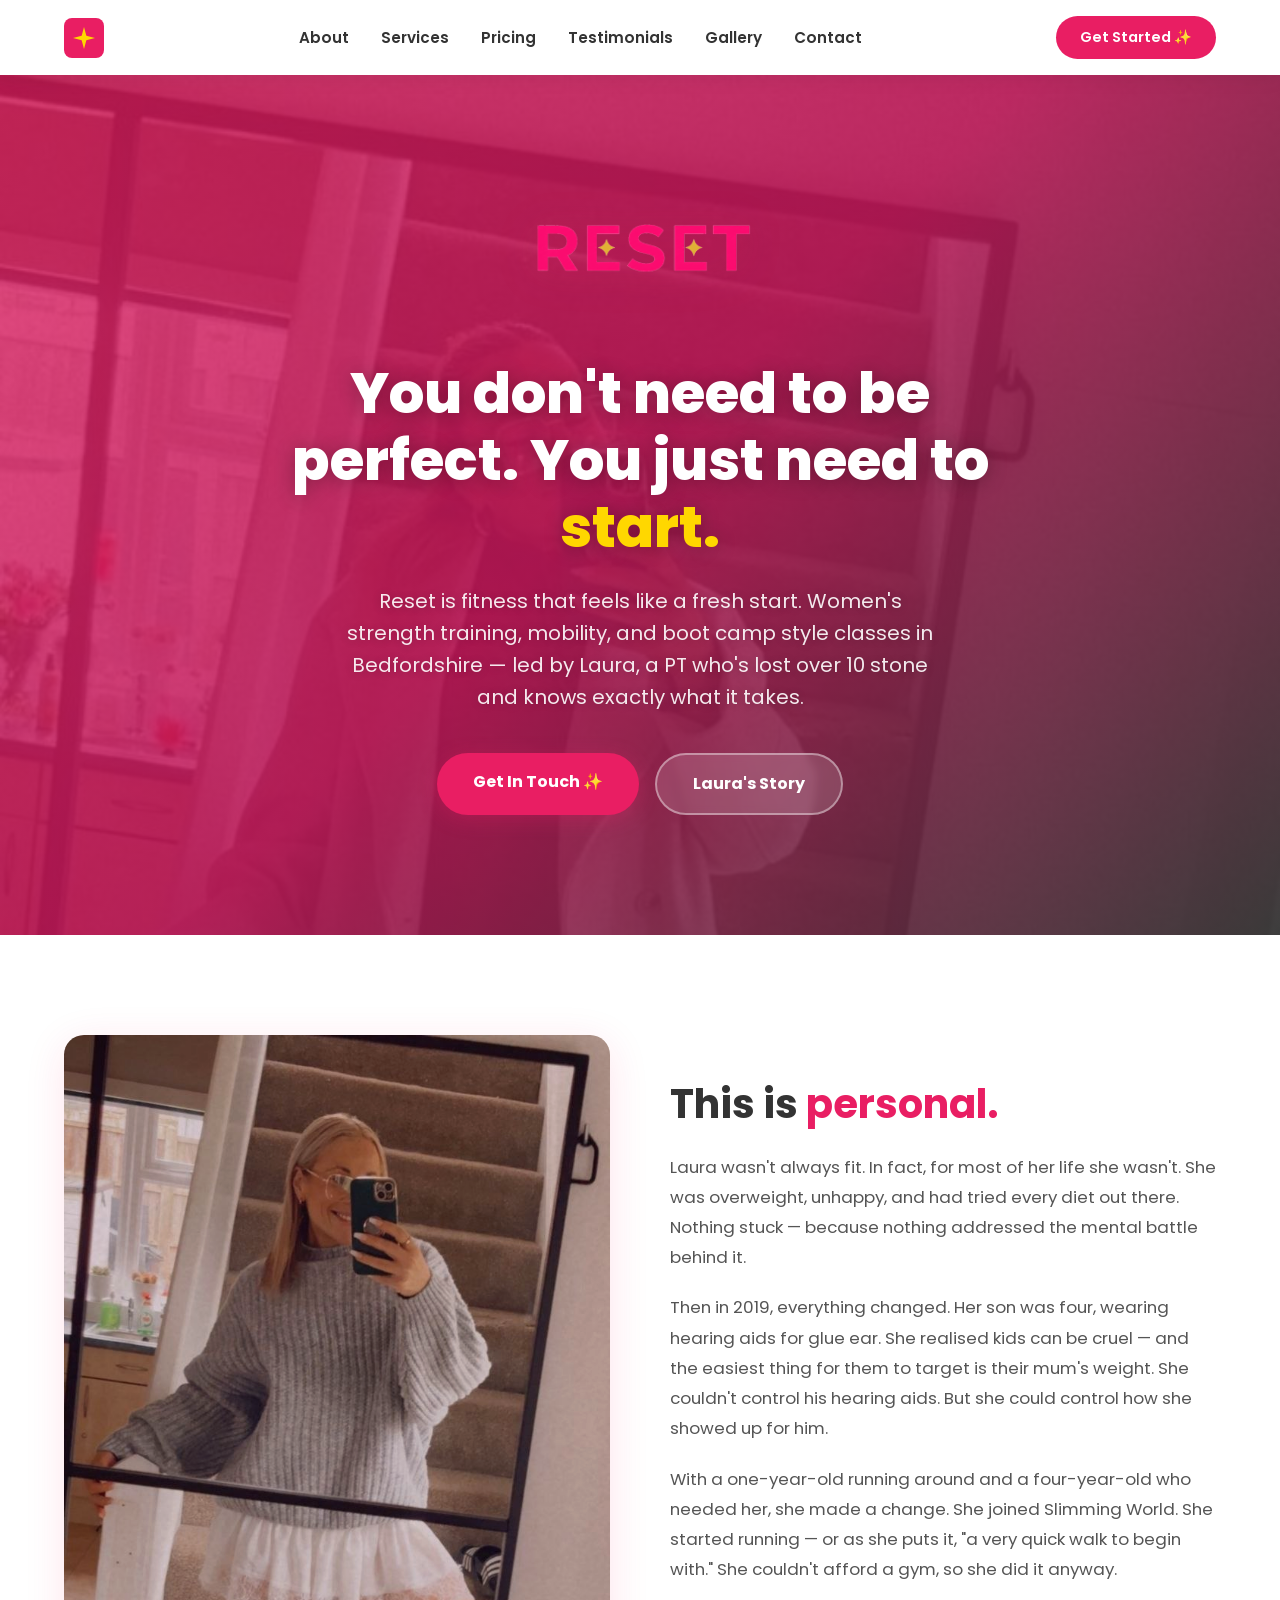
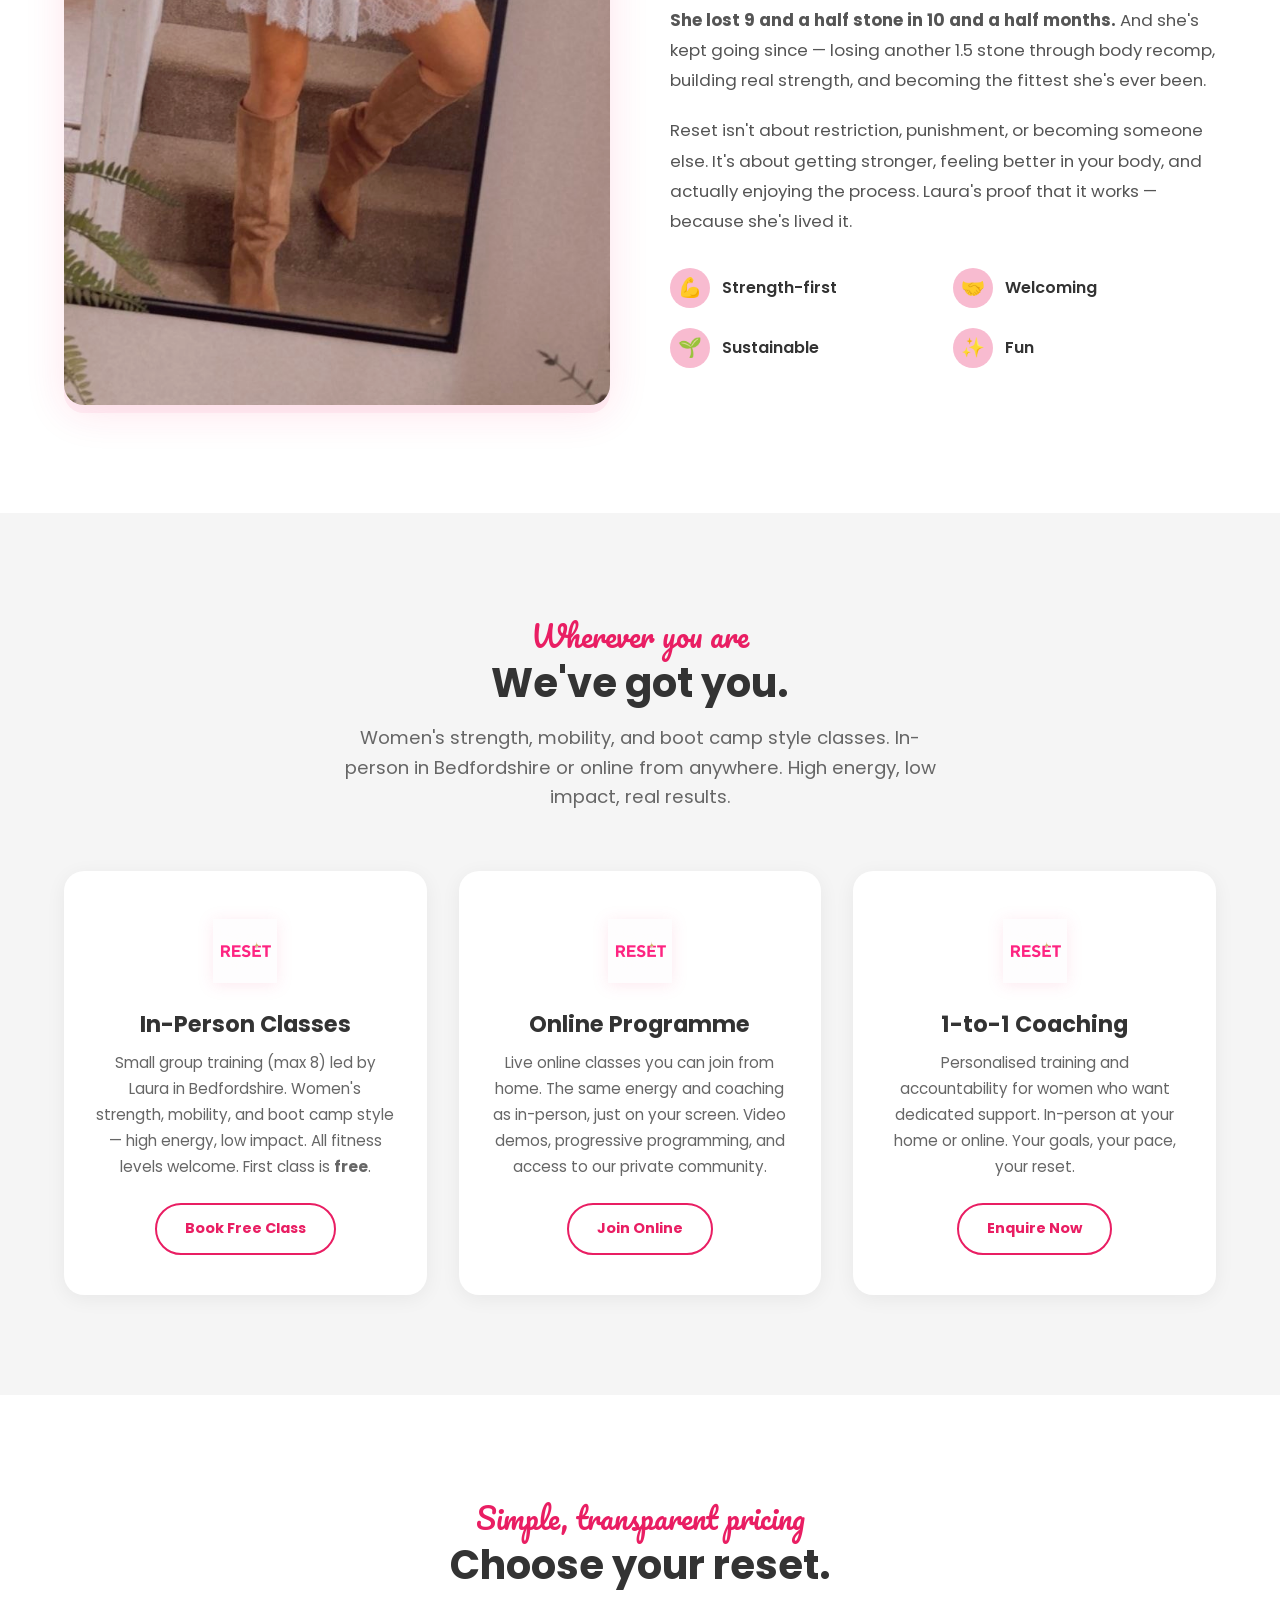
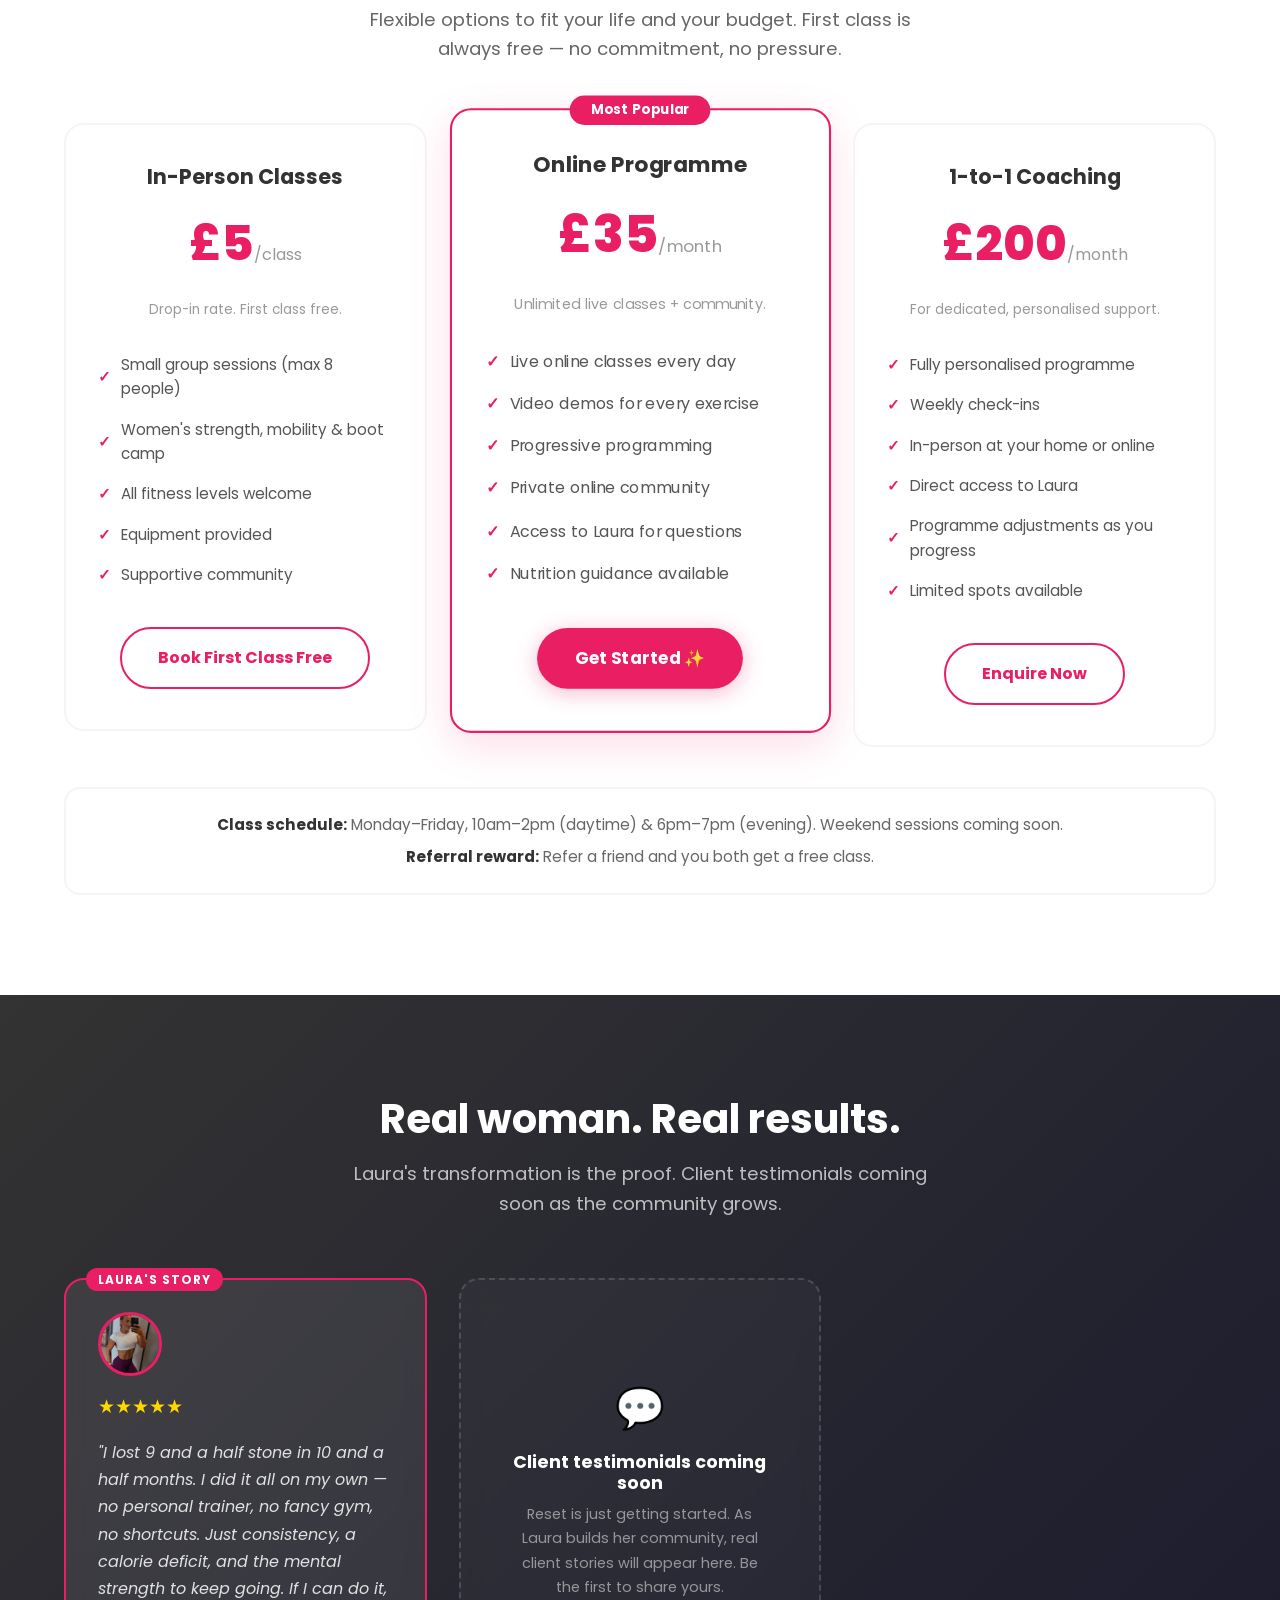
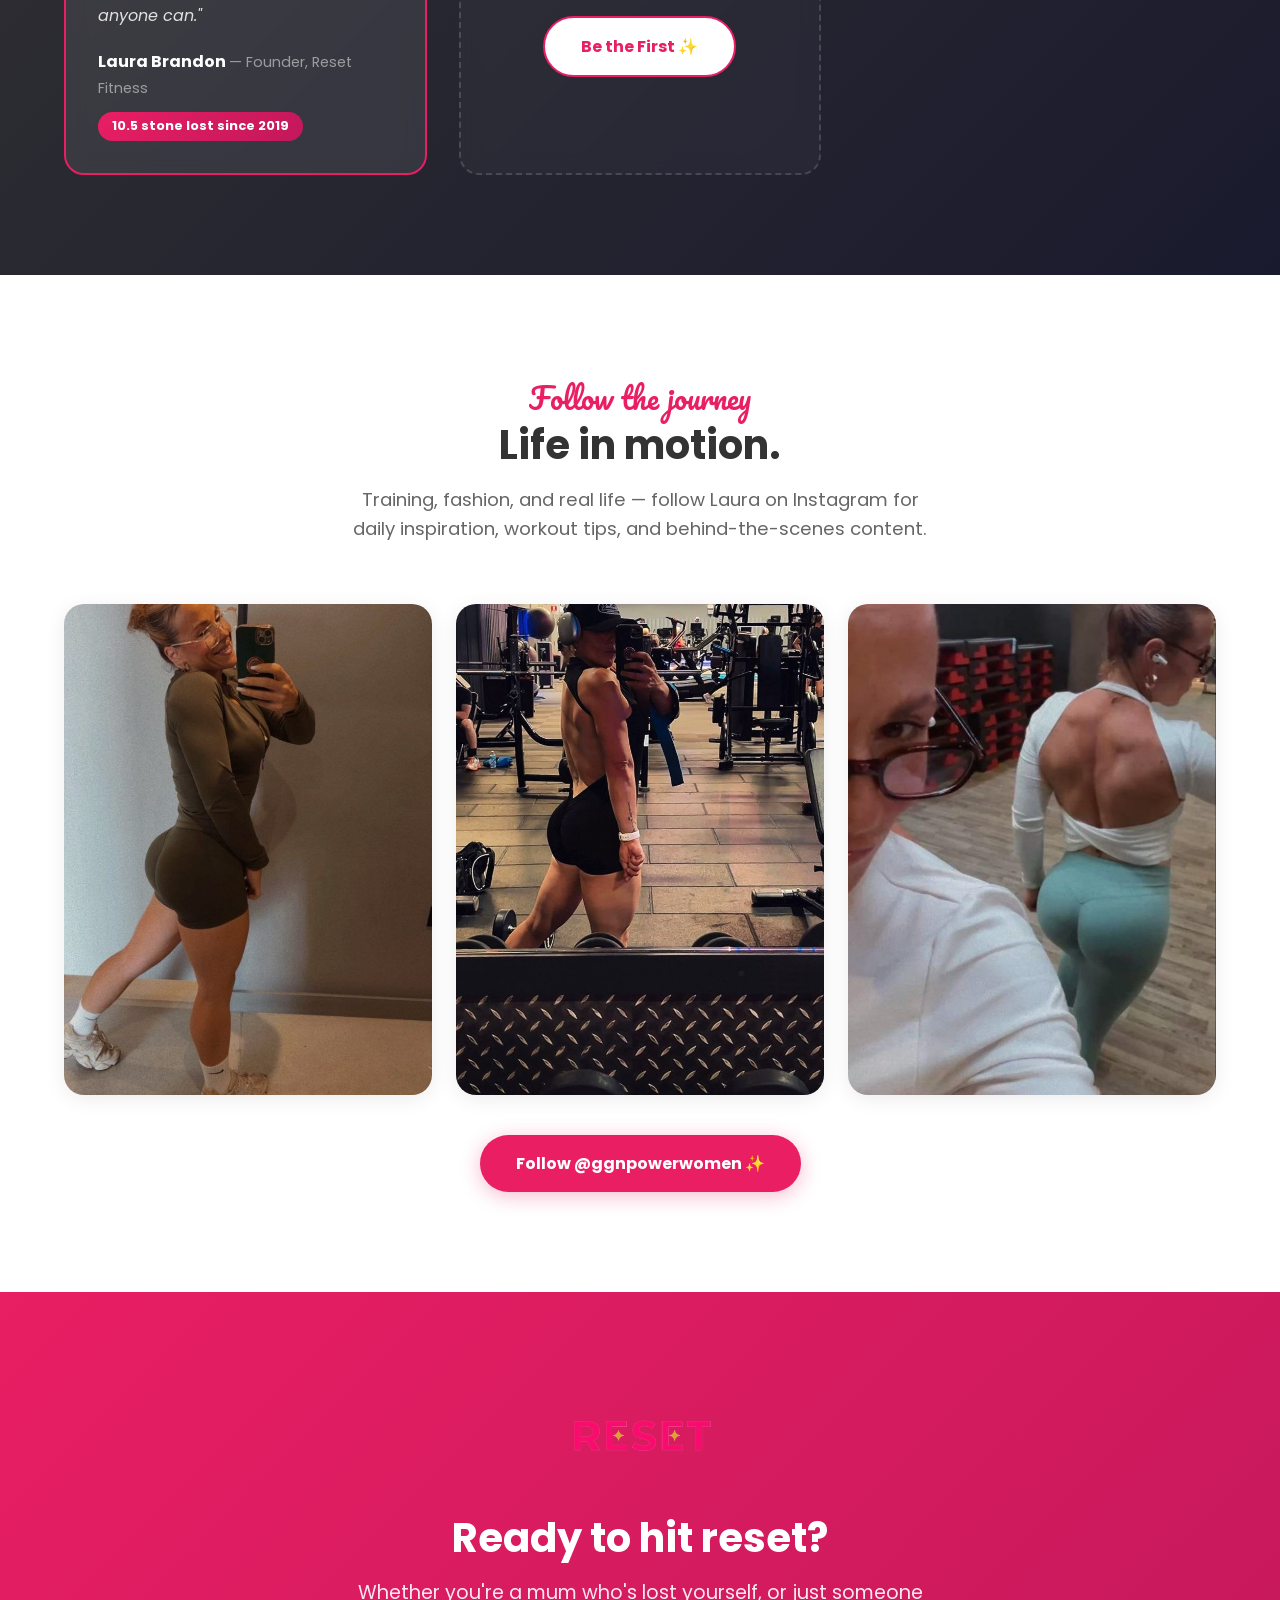
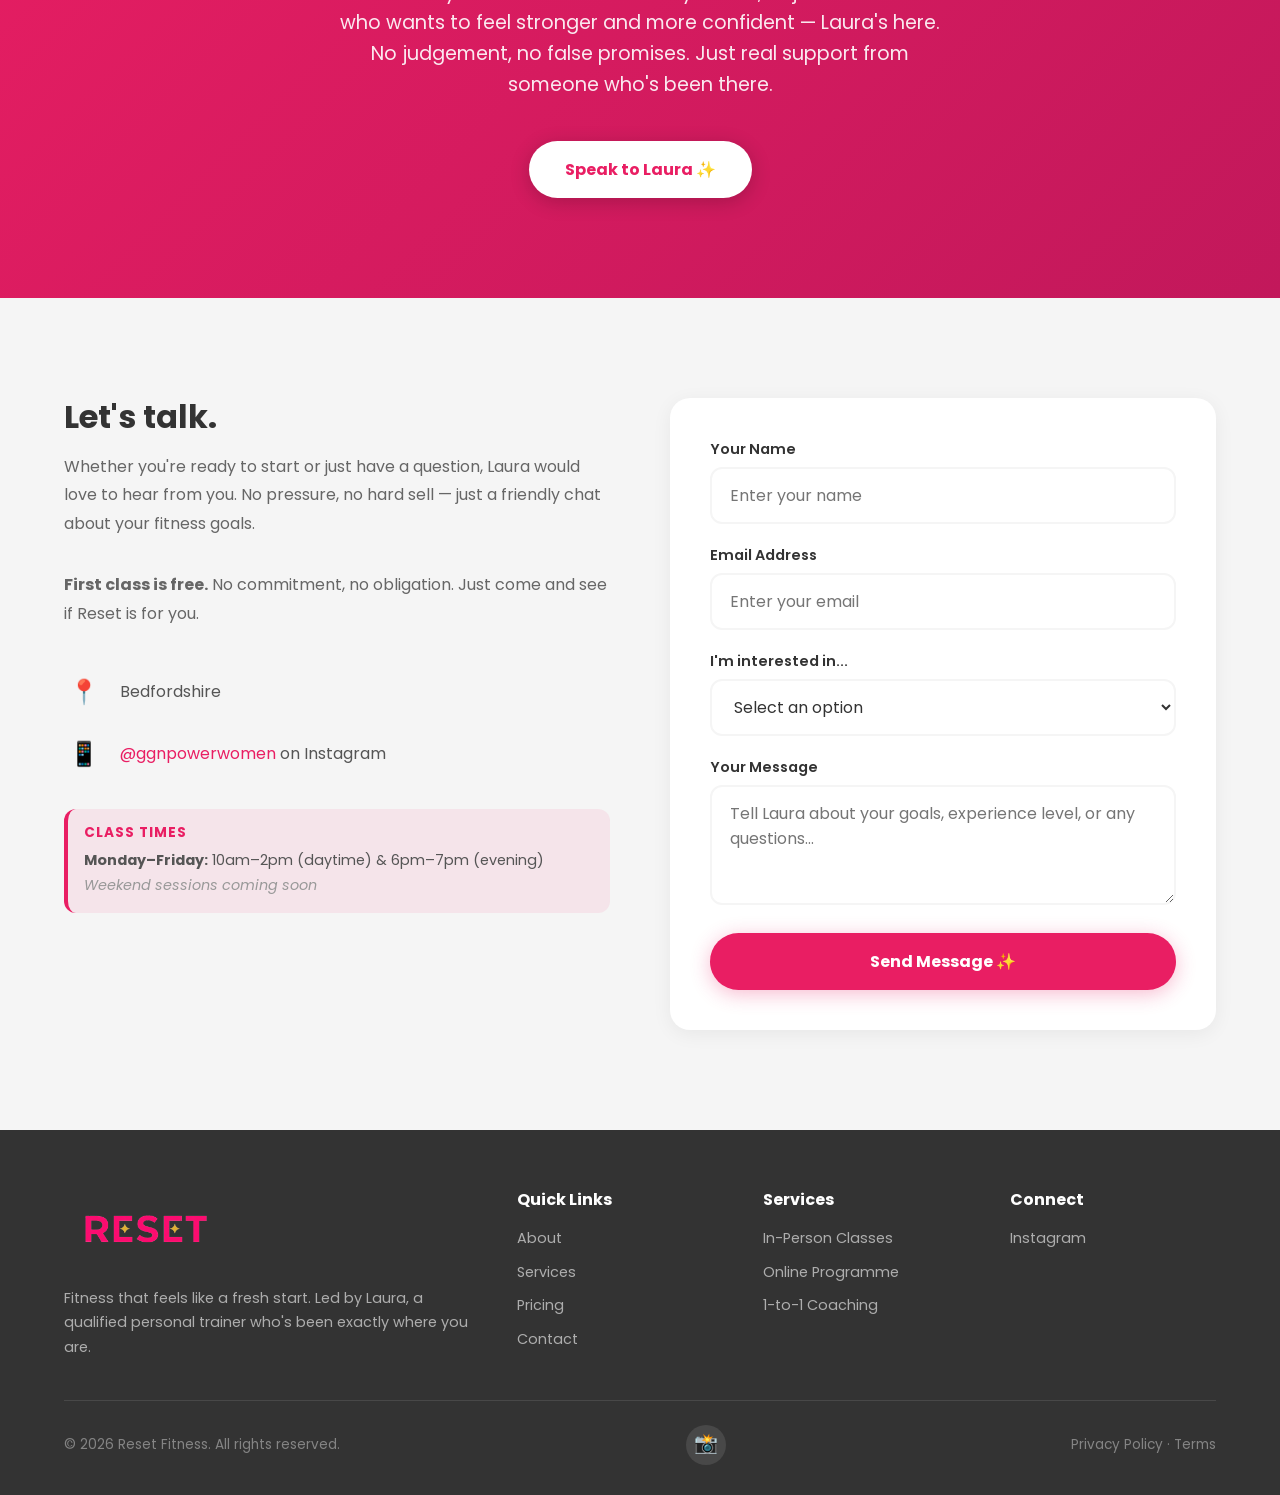
<file: index.html>
<!DOCTYPE html>
<html lang="en">
<head>
  <meta charset="UTF-8">
  <meta name="viewport" content="width=device-width, initial-scale=1.0">
  <meta name="description" content="Reset — Fitness that feels like a fresh start. Small group training, online programmes, and real support led by qualified PT Laura.">
  <meta name="theme-color" content="#E91E63">
  <title>Reset — Fitness That Feels Like a Fresh Start ✨</title>
  <link rel="icon" type="image/png" href="images/icon-32.png">
  <link rel="apple-touch-icon" href="images/icon-192.png">
  <link rel="stylesheet" href="css/style.css">
</head>
<body>

  <!-- Navigation -->
  <nav class="navbar">
    <div class="container">
      <a href="#hero" class="nav-logo">
        <img src="images/logo.svg" alt="Reset">
      </a>
      <ul class="nav-links">
        <li><a href="#about">About</a></li>
        <li><a href="#services">Services</a></li>
        <li><a href="#pricing">Pricing</a></li>
        <li><a href="#testimonials">Testimonials</a></li>
        <li><a href="#gallery">Gallery</a></li>
        <li><a href="#contact">Contact</a></li>
      </ul>
      <a href="#contact" class="nav-cta">Get Started ✨</a>
    </div>
  </nav>

  <!-- Hero Section -->
  <section id="hero" class="hero hero-with-bg">
    <div class="hero-bg-image" style="background-image: url('images/laura-vintage-mirror.jpg');"></div>
    <div class="hero-overlay"></div>
    <div class="container hero-content">
      <div class="hero-logo">
        <img src="images/logo-hero.png" alt="Reset Fitness — Logo">
      </div>
      <h1>You don't need to be perfect. You just need to <span>start.</span></h1>
      <p>Reset is fitness that feels like a fresh start. Women's strength training, mobility, and boot camp style classes in Bedfordshire — led by Laura, a PT who's lost over 10 stone and knows exactly what it takes.</p>
      <div class="hero-buttons">
        <a href="#contact" class="btn btn-primary">Get In Touch ✨</a>
        <a href="#about" class="btn btn-secondary">Laura's Story</a>
      </div>
    </div>
  </section>

  <!-- About Section -->
  <section id="about" class="about">
    <div class="container">
      <div class="about-grid">
        <div class="about-image">
          <img src="images/laura-stairs-fashion.jpg" alt="Laura Brandon — Reset Fitness Founder" class="about-img about-img-tinted">
        </div>
        <div class="about-content">
          <h2>This is <span>personal.</span></h2>
          <p>Laura wasn't always fit. In fact, for most of her life she wasn't. She was overweight, unhappy, and had tried every diet out there. Nothing stuck — because nothing addressed the mental battle behind it.</p>
          <p>Then in 2019, everything changed. Her son was four, wearing hearing aids for glue ear. She realised kids can be cruel — and the easiest thing for them to target is their mum's weight. She couldn't control his hearing aids. But she could control how she showed up for him.</p>
          <p>With a one-year-old running around and a four-year-old who needed her, she made a change. She joined Slimming World. She started running — or as she puts it, "a very quick walk to begin with." She couldn't afford a gym, so she did it anyway.</p>
          <p><strong>She lost 9 and a half stone in 10 and a half months.</strong> And she's kept going since — losing another 1.5 stone through body recomp, building real strength, and becoming the fittest she's ever been.</p>
          <p>Reset isn't about restriction, punishment, or becoming someone else. It's about getting stronger, feeling better in your body, and actually enjoying the process. Laura's proof that it works — because she's lived it.</p>
          <div class="about-values">
            <div class="value-item">
              <div class="value-icon">💪</div>
              <span>Strength-first</span>
            </div>
            <div class="value-item">
              <div class="value-icon">🤝</div>
              <span>Welcoming</span>
            </div>
            <div class="value-item">
              <div class="value-icon">🌱</div>
              <span>Sustainable</span>
            </div>
            <div class="value-item">
              <div class="value-icon">✨</div>
              <span>Fun</span>
            </div>
          </div>
        </div>
      </div>
    </div>
  </section>

  <!-- Services Section -->
  <section id="services" class="services">
    <div class="container">
      <div class="section-header">
        <p class="accent">Wherever you are</p>
        <h2>We've got you.</h2>
        <p>Women's strength, mobility, and boot camp style classes. In-person in Bedfordshire or online from anywhere. High energy, low impact, real results.</p>
      </div>
      <div class="services-grid">
        <div class="service-card">
          <div class="service-icon-wrap">
            <img src="images/icon-large.png" alt="" class="service-icon-img">
          </div>
          <h3>In-Person Classes</h3>
          <p>Small group training (max 8) led by Laura in Bedfordshire. Women's strength, mobility, and boot camp style — high energy, low impact. All fitness levels welcome. First class is <strong>free</strong>.</p>
          <a href="#contact" class="btn btn-secondary">Book Free Class</a>
        </div>
        <div class="service-card">
          <div class="service-icon-wrap">
            <img src="images/icon-large.png" alt="" class="service-icon-img">
          </div>
          <h3>Online Programme</h3>
          <p>Live online classes you can join from home. The same energy and coaching as in-person, just on your screen. Video demos, progressive programming, and access to our private community.</p>
          <a href="#contact" class="btn btn-secondary">Join Online</a>
        </div>
        <div class="service-card">
          <div class="service-icon-wrap">
            <img src="images/icon-large.png" alt="" class="service-icon-img">
          </div>
          <h3>1-to-1 Coaching</h3>
          <p>Personalised training and accountability for women who want dedicated support. In-person at your home or online. Your goals, your pace, your reset.</p>
          <a href="#contact" class="btn btn-secondary">Enquire Now</a>
        </div>
      </div>
    </div>
  </section>

  <!-- Pricing Section -->
  <section id="pricing" class="pricing">
    <div class="container">
      <div class="section-header">
        <p class="accent">Simple, transparent pricing</p>
        <h2>Choose your reset.</h2>
        <p>Flexible options to fit your life and your budget. First class is always free — no commitment, no pressure.</p>
      </div>
      <div class="pricing-grid">
        <div class="pricing-card">
          <h3>In-Person Classes</h3>
          <div class="price">£5<span>/class</span></div>
          <p class="price-note">Drop-in rate. First class free.</p>
          <ul class="pricing-features">
            <li>Small group sessions (max 8 people)</li>
            <li>Women's strength, mobility & boot camp</li>
            <li>All fitness levels welcome</li>
            <li>Equipment provided</li>
            <li>Supportive community</li>
          </ul>
          <a href="#contact" class="btn btn-secondary">Book First Class Free</a>
        </div>
        <div class="pricing-card featured">
          <h3>Online Programme</h3>
          <div class="price">£35<span>/month</span></div>
          <p class="price-note">Unlimited live classes + community.</p>
          <ul class="pricing-features">
            <li>Live online classes every day</li>
            <li>Video demos for every exercise</li>
            <li>Progressive programming</li>
            <li>Private online community</li>
            <li>Access to Laura for questions</li>
            <li>Nutrition guidance available</li>
          </ul>
          <a href="#contact" class="btn btn-primary">Get Started ✨</a>
        </div>
        <div class="pricing-card">
          <h3>1-to-1 Coaching</h3>
          <div class="price">£200<span>/month</span></div>
          <p class="price-note">For dedicated, personalised support.</p>
          <ul class="pricing-features">
            <li>Fully personalised programme</li>
            <li>Weekly check-ins</li>
            <li>In-person at your home or online</li>
            <li>Direct access to Laura</li>
            <li>Programme adjustments as you progress</li>
            <li>Limited spots available</li>
          </ul>
          <a href="#contact" class="btn btn-secondary">Enquire Now</a>
        </div>
      </div>
      <div class="pricing-extras">
        <p><strong>Class schedule:</strong> Monday–Friday, 10am–2pm (daytime) & 6pm–7pm (evening). Weekend sessions coming soon.</p>
        <p><strong>Referral reward:</strong> Refer a friend and you both get a free class.</p>
      </div>
    </div>
  </section>

  <!-- Testimonials Section -->
  <section id="testimonials" class="testimonials">
    <div class="container">
      <div class="section-header">
        <h2>Real woman. Real results.</h2>
        <p>Laura's transformation is the proof. Client testimonials coming soon as the community grows.</p>
      </div>
      <div class="testimonial-grid">
        <div class="testimonial-card featured-testimonial">
          <div class="testimonial-avatar">
            <img src="images/laura-toned-abs.jpg" alt="Laura Brandon">
          </div>
          <div class="stars">★★★★★</div>
          <p>"I lost 9 and a half stone in 10 and a half months. I did it all on my own — no personal trainer, no fancy gym, no shortcuts. Just consistency, a calorie deficit, and the mental strength to keep going. If I can do it, anyone can."</p>
          <div class="author">Laura Brandon <span>— Founder, Reset Fitness</span></div>
          <div class="transformation-badge">10.5 stone lost since 2019</div>
        </div>
        <div class="testimonial-card coming-soon">
          <div class="coming-soon-content">
            <span class="coming-soon-icon">💬</span>
            <h3>Client testimonials coming soon</h3>
            <p>Reset is just getting started. As Laura builds her community, real client stories will appear here. Be the first to share yours.</p>
            <a href="#contact" class="btn btn-secondary">Be the First ✨</a>
          </div>
        </div>
      </div>
    </div>
  </section>

  <!-- Gallery / Instagram Section -->
  <section id="gallery" class="gallery">
    <div class="container">
      <div class="section-header">
        <p class="accent">Follow the journey</p>
        <h2>Life in motion.</h2>
        <p>Training, fashion, and real life — follow Laura on Instagram for daily inspiration, workout tips, and behind-the-scenes content.</p>
      </div>
      <div class="gallery-grid">
        <div class="gallery-item gallery-item-1">
          <img src="images/laura-olive-jumpsuit.jpg" alt="Laura in olive jumpsuit — Reset Fitness" class="gallery-img">
          <div class="gallery-overlay">
            <span class="gallery-icon">📸</span>
            <span class="gallery-text">Style</span>
          </div>
        </div>
        <div class="gallery-item gallery-item-2">
          <img src="images/laura-gym-workout.jpg" alt="Laura working out — Reset Fitness" class="gallery-img">
          <div class="gallery-overlay">
            <span class="gallery-icon">💪</span>
            <span class="gallery-text">Train</span>
          </div>
        </div>
        <div class="gallery-item gallery-item-3">
          <img src="images/laura-toned-physique.jpg" alt="Laura's transformation — Reset Fitness" class="gallery-img">
          <div class="gallery-overlay">
            <span class="gallery-icon">✨</span>
            <span class="gallery-text">Transform</span>
          </div>
        </div>
      </div>
      <div class="gallery-cta">
        <a href="https://instagram.com/ggnpowerwomen" target="_blank" rel="noopener" class="btn btn-primary">Follow @ggnpowerwomen ✨</a>
      </div>
    </div>
  </section>

  <!-- CTA Section -->
  <section class="cta-section">
    <div class="container">
      <div class="cta-logo">
        <img src="images/logo-hero.png" alt="Reset Fitness">
      </div>
      <h2>Ready to hit reset?</h2>
      <p>Whether you're a mum who's lost yourself, or just someone who wants to feel stronger and more confident — Laura's here. No judgement, no false promises. Just real support from someone who's been there.</p>
      <a href="#contact" class="btn btn-primary">Speak to Laura ✨</a>
    </div>
  </section>

  <!-- Contact Section -->
  <section id="contact" class="contact">
    <div class="container">
      <div class="contact-grid">
        <div class="contact-info">
          <h2>Let's talk.</h2>
          <p>Whether you're ready to start or just have a question, Laura would love to hear from you. No pressure, no hard sell — just a friendly chat about your fitness goals.</p>
          <p><strong>First class is free.</strong> No commitment, no obligation. Just come and see if Reset is for you.</p>
          <ul class="contact-details">
            <li>
              <span class="icon">📍</span>
              <span>Bedfordshire</span>
            </li>
            <li>
              <span class="icon">📱</span>
              <span><a href="https://instagram.com/ggnpowerwomen" target="_blank" rel="noopener">@ggnpowerwomen</a> on Instagram</span>
            </li>
          </ul>
          <div class="contact-availability">
            <h4>Class Times</h4>
            <p><strong>Monday–Friday:</strong> 10am–2pm (daytime) & 6pm–7pm (evening)</p>
            <p>Weekend sessions coming soon</p>
          </div>
        </div>
        <div class="contact-form">
          <form id="contact-form" method="POST">
            <div class="form-group">
              <label for="name">Your Name</label>
              <input type="text" id="name" name="name" placeholder="Enter your name" required>
            </div>
            <div class="form-group">
              <label for="email">Email Address</label>
              <input type="email" id="email" name="email" placeholder="Enter your email" required>
            </div>
            <div class="form-group">
              <label for="interest">I'm interested in...</label>
              <select id="interest" name="interest">
                <option value="">Select an option</option>
                <option value="in-person">In-Person Classes (Bedfordshire)</option>
                <option value="online">Online Programme</option>
                <option value="1to1">1-to-1 Coaching</option>
                <option value="free-class">Book My Free First Class</option>
                <option value="question">Just have a question</option>
              </select>
            </div>
            <div class="form-group">
              <label for="message">Your Message</label>
              <textarea id="message" name="message" placeholder="Tell Laura about your goals, experience level, or any questions..."></textarea>
            </div>
            <div id="form-status" class="form-status" role="alert" aria-live="polite"></div>
            <button type="submit" class="btn btn-primary" id="contact-submit" style="width: 100%;">Send Message ✨</button>
          </form>
        </div>
      </div>
    </div>
  </section>

  <!-- Footer -->
  <footer class="footer">
    <div class="container">
      <div class="footer-grid">
        <div class="footer-brand">
          <img src="images/logo-hero.png" alt="Reset Fitness" class="footer-logo">
          <p>Fitness that feels like a fresh start. Led by Laura, a qualified personal trainer who's been exactly where you are.</p>
        </div>
        <div>
          <h4>Quick Links</h4>
          <ul>
            <li><a href="#about">About</a></li>
            <li><a href="#services">Services</a></li>
            <li><a href="#pricing">Pricing</a></li>
            <li><a href="#contact">Contact</a></li>
          </ul>
        </div>
        <div>
          <h4>Services</h4>
          <ul>
            <li><a href="#pricing">In-Person Classes</a></li>
            <li><a href="#pricing">Online Programme</a></li>
            <li><a href="#pricing">1-to-1 Coaching</a></li>
          </ul>
        </div>
        <div>
          <h4>Connect</h4>
          <ul>
            <li><a href="https://instagram.com/ggnpowerwomen" target="_blank" rel="noopener">Instagram</a></li>
          </ul>
        </div>
      </div>
      <div class="footer-bottom">
        <p>&copy; 2026 Reset Fitness. All rights reserved.</p>
        <div class="social-links">
          <a href="https://instagram.com/ggnpowerwomen" target="_blank" rel="noopener" title="Instagram">📸</a>
        </div>
        <p><a href="privacy.html">Privacy Policy</a> · <a href="terms.html">Terms</a></p>
      </div>
    </div>
  </footer>


<!-- Contact form + newsletter wiring -->
<script>
(function() {
  "use strict";

  // --- Config ---
  const SUPABASE_URL = "https://db.cryptosidao.org";
  const SUPABASE_ANON_KEY = "eyJhbGciOiJIUzI1NiIsInR5cCI6IkpXVCJ9.eyJyb2xlIjoiYW5vbiIsImlzcyI6InN1cGFiYXNlIiwiaWF0IjoxNzgxNzM2MjQxLCJleHAiOjIwOTcwOTYyNDEsInN1YiI6IiIsImF1ZCI6IiIsInNlc3Npb25faWQiOiIifQ.42EIXPOgVEG87j7Pr6HKgAS_jhgMZhn63xrBoiT-RCM";
  const LISTMONK_URL = "https://173.249.36.76/listmonk";
  const LISTMONK_LIST_UUID = "8e1f4a3b-7c2d-4e89-9f01-2a3b5c7d9e0f";

  const form = document.getElementById("contact-form") || document.querySelector("#contact form");
  if (!form) return;

  const submitBtn = document.getElementById("contact-submit");
  const statusEl = document.getElementById("form-status");

  function showStatus(msg, type) {
    if (!statusEl) return;
    statusEl.textContent = msg;
    statusEl.className = "form-status " + (type || "");
    statusEl.style.display = msg ? "block" : "none";
  }

  form.addEventListener("submit", async function(e) {
    e.preventDefault();
    if (submitBtn) { submitBtn.disabled = true; submitBtn.textContent = "Sending…"; }
    showStatus("", "");

    const formData = new FormData(form);
    const name = (formData.get("name") || "").trim();
    const email = (formData.get("email") || "").trim();
    const interest = formData.get("interest") || "";
    const message = (formData.get("message") || "").trim();
    // checkbox: "also add me to the newsletter" — optional, default on
    const subscribe = !formData.has("no-newsletter");

    if (!name || !email) {
      showStatus("Please enter your name and email.", "error");
      if (submitBtn) { submitBtn.disabled = false; submitBtn.textContent = "Send Message ✨"; }
      return;
    }

    try {
      // 1. Submit inquiry to Supabase
      const res = await fetch(SUPABASE_URL + "/rest/v1/reset_inquiries", {
        method: "POST",
        headers: {
          "apikey": SUPABASE_ANON_KEY,
          "Authorization": "Bearer " + SUPABASE_ANON_KEY,
          "Content-Type": "application/json",
          "Prefer": "return=minimal"
        },
        body: JSON.stringify({ name, email, interest, message, source: "landing-page" })
      });

      if (!res.ok) throw new Error("Inquiry submission failed (" + res.status + ")");

      // 2. Optionally subscribe to newsletter via Listmonk
      if (subscribe) {
        try {
          await fetch(LISTMONK_URL + "/api/public/subscription", {
            method: "POST",
            headers: { "Content-Type": "application/json" },
            body: JSON.stringify({
              email: email,
              name: name,
              list_uuids: [LISTMONK_LIST_UUID]
            })
          });
        } catch (lmErr) {
          // Newsletter failure is non-blocking — inquiry already saved
          console.warn("Newsletter signup failed:", lmErr);
        }
      }

      showStatus("✅ Thanks, " + name + "! Your message is on its way to Laura. She\'ll be in touch soon.", "success");
      form.reset();
    } catch (err) {
      console.error(err);
      showStatus("Sorry, something went wrong. Please try again or message Laura directly on Instagram @ggnpowerwomen.", "error");
    } finally {
      if (submitBtn) { submitBtn.disabled = false; submitBtn.textContent = "Send Message ✨"; }
    }
  });
})();
</script>

</body>
</html>
</file>
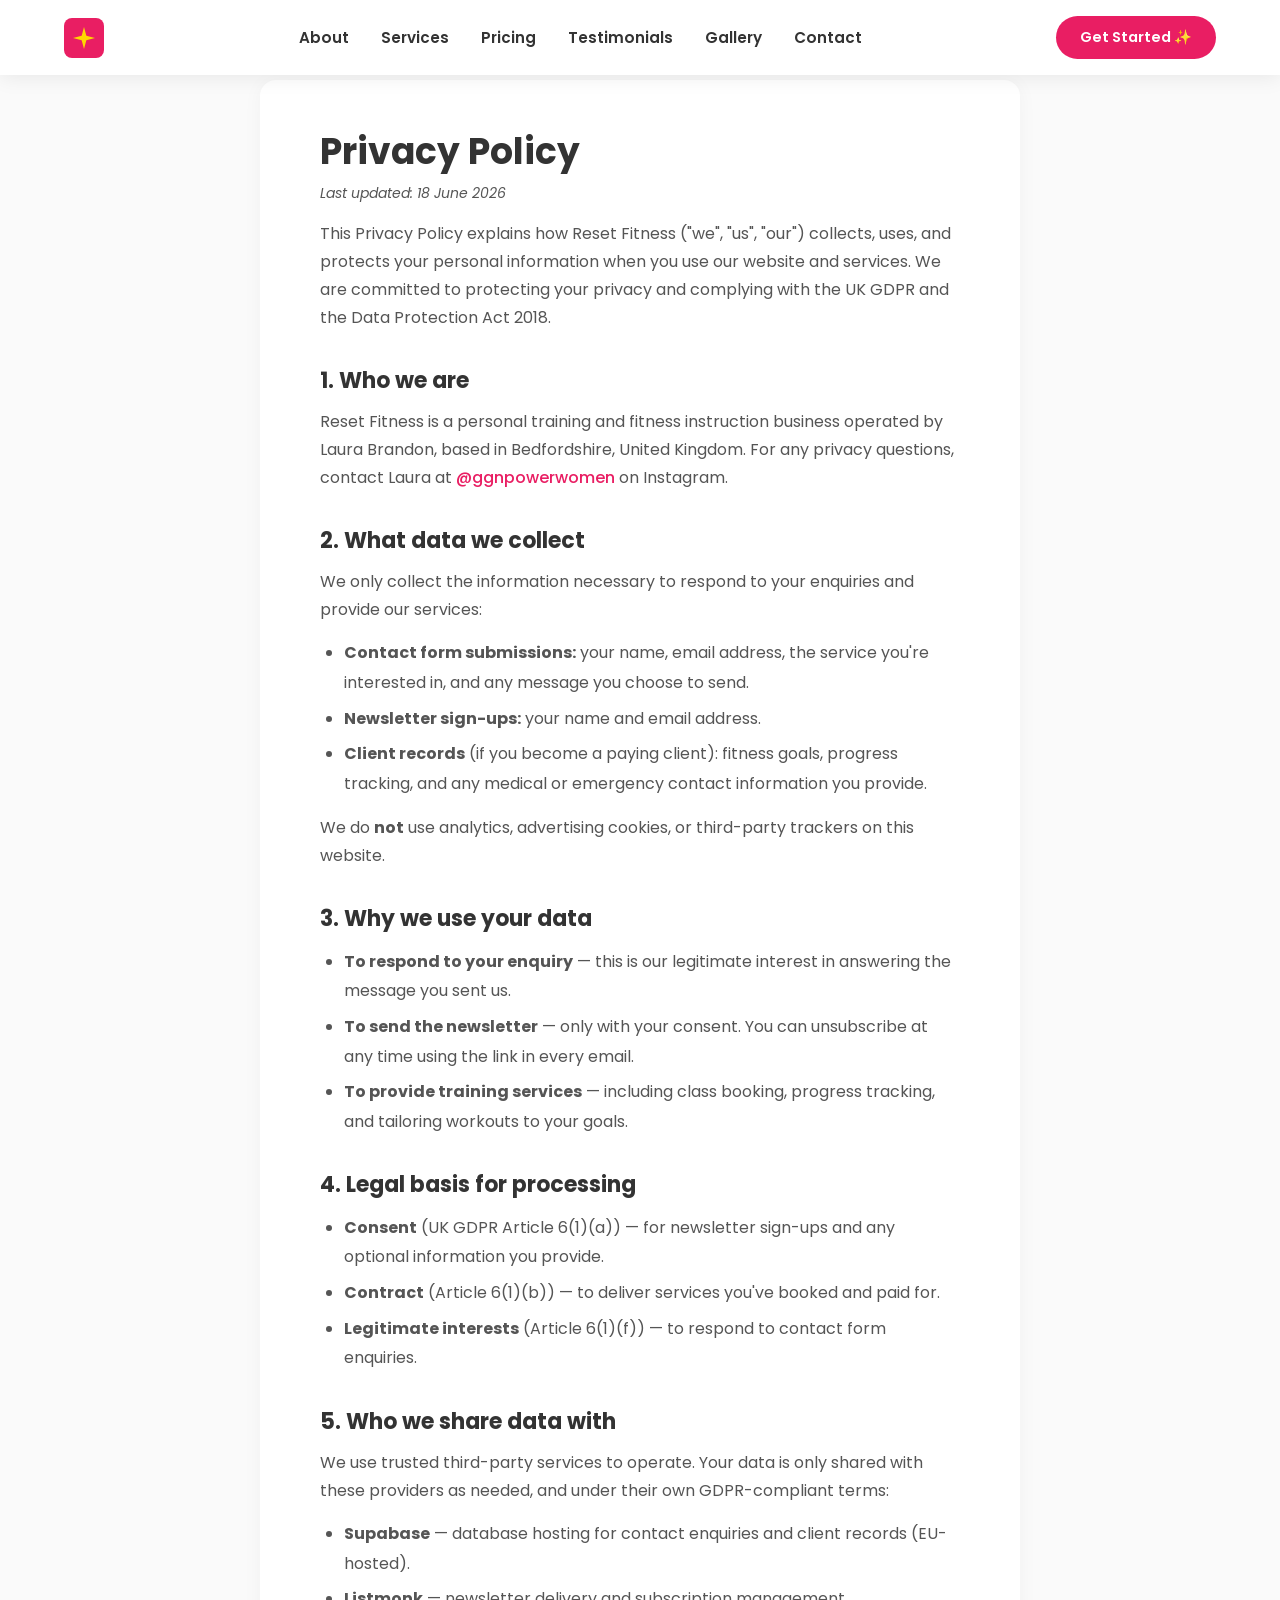
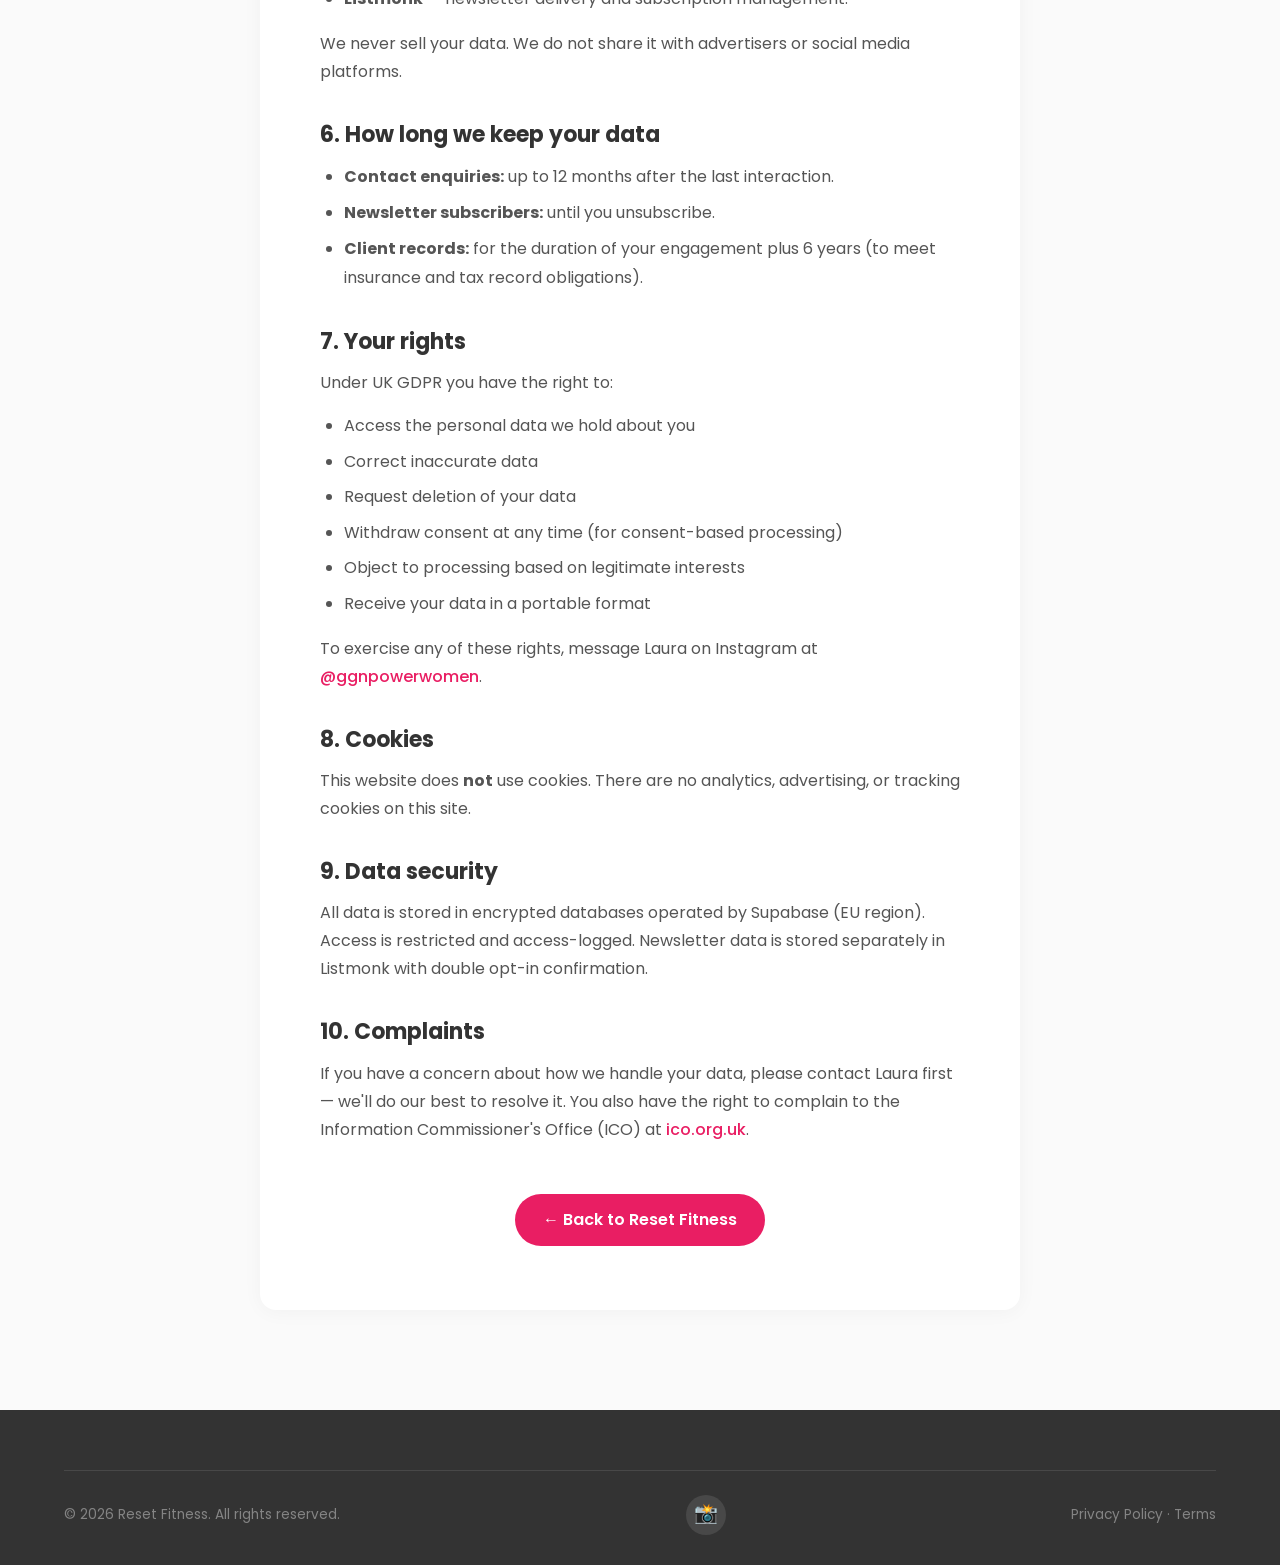
<file: privacy.html>
<!DOCTYPE html>
<html lang="en">
<head>
  <meta charset="UTF-8">
  <meta name="viewport" content="width=device-width, initial-scale=1.0">
  <meta name="description" content="Reset Fitness Privacy Policy — how we handle your personal data.">
  <meta name="theme-color" content="#E91E63">
  <title>Privacy Policy — Reset Fitness</title>
  <link rel="icon" type="image/png" href="images/icon-32.png">
  <link rel="apple-touch-icon" href="images/icon-192.png">
  <link rel="stylesheet" href="css/style.css">
</head>
<body>

  <!-- Navigation -->
  <nav class="navbar">
    <div class="container">
      <a href="index.html" class="nav-logo">
        <img src="images/logo.svg" alt="Reset">
      </a>
      <ul class="nav-links">
        <li><a href="index.html#about">About</a></li>
        <li><a href="index.html#services">Services</a></li>
        <li><a href="index.html#pricing">Pricing</a></li>
        <li><a href="index.html#testimonials">Testimonials</a></li>
        <li><a href="index.html#gallery">Gallery</a></li>
        <li><a href="index.html#contact">Contact</a></li>
      </ul>
      <a href="index.html#contact" class="nav-cta">Get Started ✨</a>
    </div>
  </nav>

  <!-- Legal Content -->
  <section class="legal-section">
    <div class="container legal-content">
      <h1>Privacy Policy</h1>
      <p class="legal-updated">Last updated: 18 June 2026</p>

      <p>This Privacy Policy explains how Reset Fitness ("we", "us", "our") collects, uses, and protects your personal information when you use our website and services. We are committed to protecting your privacy and complying with the UK GDPR and the Data Protection Act 2018.</p>

      <h2>1. Who we are</h2>
      <p>Reset Fitness is a personal training and fitness instruction business operated by Laura Brandon, based in Bedfordshire, United Kingdom. For any privacy questions, contact Laura at <a href="https://instagram.com/ggnpowerwomen" target="_blank" rel="noopener">@ggnpowerwomen</a> on Instagram.</p>

      <h2>2. What data we collect</h2>
      <p>We only collect the information necessary to respond to your enquiries and provide our services:</p>
      <ul>
        <li><strong>Contact form submissions:</strong> your name, email address, the service you're interested in, and any message you choose to send.</li>
        <li><strong>Newsletter sign-ups:</strong> your name and email address.</li>
        <li><strong>Client records</strong> (if you become a paying client): fitness goals, progress tracking, and any medical or emergency contact information you provide.</li>
      </ul>
      <p>We do <strong>not</strong> use analytics, advertising cookies, or third-party trackers on this website.</p>

      <h2>3. Why we use your data</h2>
      <ul>
        <li><strong>To respond to your enquiry</strong> — this is our legitimate interest in answering the message you sent us.</li>
        <li><strong>To send the newsletter</strong> — only with your consent. You can unsubscribe at any time using the link in every email.</li>
        <li><strong>To provide training services</strong> — including class booking, progress tracking, and tailoring workouts to your goals.</li>
      </ul>

      <h2>4. Legal basis for processing</h2>
      <ul>
        <li><strong>Consent</strong> (UK GDPR Article 6(1)(a)) — for newsletter sign-ups and any optional information you provide.</li>
        <li><strong>Contract</strong> (Article 6(1)(b)) — to deliver services you've booked and paid for.</li>
        <li><strong>Legitimate interests</strong> (Article 6(1)(f)) — to respond to contact form enquiries.</li>
      </ul>

      <h2>5. Who we share data with</h2>
      <p>We use trusted third-party services to operate. Your data is only shared with these providers as needed, and under their own GDPR-compliant terms:</p>
      <ul>
        <li><strong>Supabase</strong> — database hosting for contact enquiries and client records (EU-hosted).</li>
        <li><strong>Listmonk</strong> — newsletter delivery and subscription management.</li>
      </ul>
      <p>We never sell your data. We do not share it with advertisers or social media platforms.</p>

      <h2>6. How long we keep your data</h2>
      <ul>
        <li><strong>Contact enquiries:</strong> up to 12 months after the last interaction.</li>
        <li><strong>Newsletter subscribers:</strong> until you unsubscribe.</li>
        <li><strong>Client records:</strong> for the duration of your engagement plus 6 years (to meet insurance and tax record obligations).</li>
      </ul>

      <h2>7. Your rights</h2>
      <p>Under UK GDPR you have the right to:</p>
      <ul>
        <li>Access the personal data we hold about you</li>
        <li>Correct inaccurate data</li>
        <li>Request deletion of your data</li>
        <li>Withdraw consent at any time (for consent-based processing)</li>
        <li>Object to processing based on legitimate interests</li>
        <li>Receive your data in a portable format</li>
      </ul>
      <p>To exercise any of these rights, message Laura on Instagram at <a href="https://instagram.com/ggnpowerwomen" target="_blank" rel="noopener">@ggnpowerwomen</a>.</p>

      <h2>8. Cookies</h2>
      <p>This website does <strong>not</strong> use cookies. There are no analytics, advertising, or tracking cookies on this site.</p>

      <h2>9. Data security</h2>
      <p>All data is stored in encrypted databases operated by Supabase (EU region). Access is restricted and access-logged. Newsletter data is stored separately in Listmonk with double opt-in confirmation.</p>

      <h2>10. Complaints</h2>
      <p>If you have a concern about how we handle your data, please contact Laura first — we'll do our best to resolve it. You also have the right to complain to the Information Commissioner's Office (ICO) at <a href="https://ico.org.uk" target="_blank" rel="noopener">ico.org.uk</a>.</p>

      <p class="legal-back"><a href="index.html">← Back to Reset Fitness</a></p>
    </div>
  </section>

  <!-- Footer -->
  <footer class="footer">
    <div class="container">
      <div class="footer-bottom">
        <p>&copy; 2026 Reset Fitness. All rights reserved.</p>
        <div class="social-links">
          <a href="https://instagram.com/ggnpowerwomen" target="_blank" rel="noopener" title="Instagram">📸</a>
        </div>
        <p><a href="privacy.html">Privacy Policy</a> · <a href="terms.html">Terms</a></p>
      </div>
    </div>
  </footer>

</body>
</html>
</file>
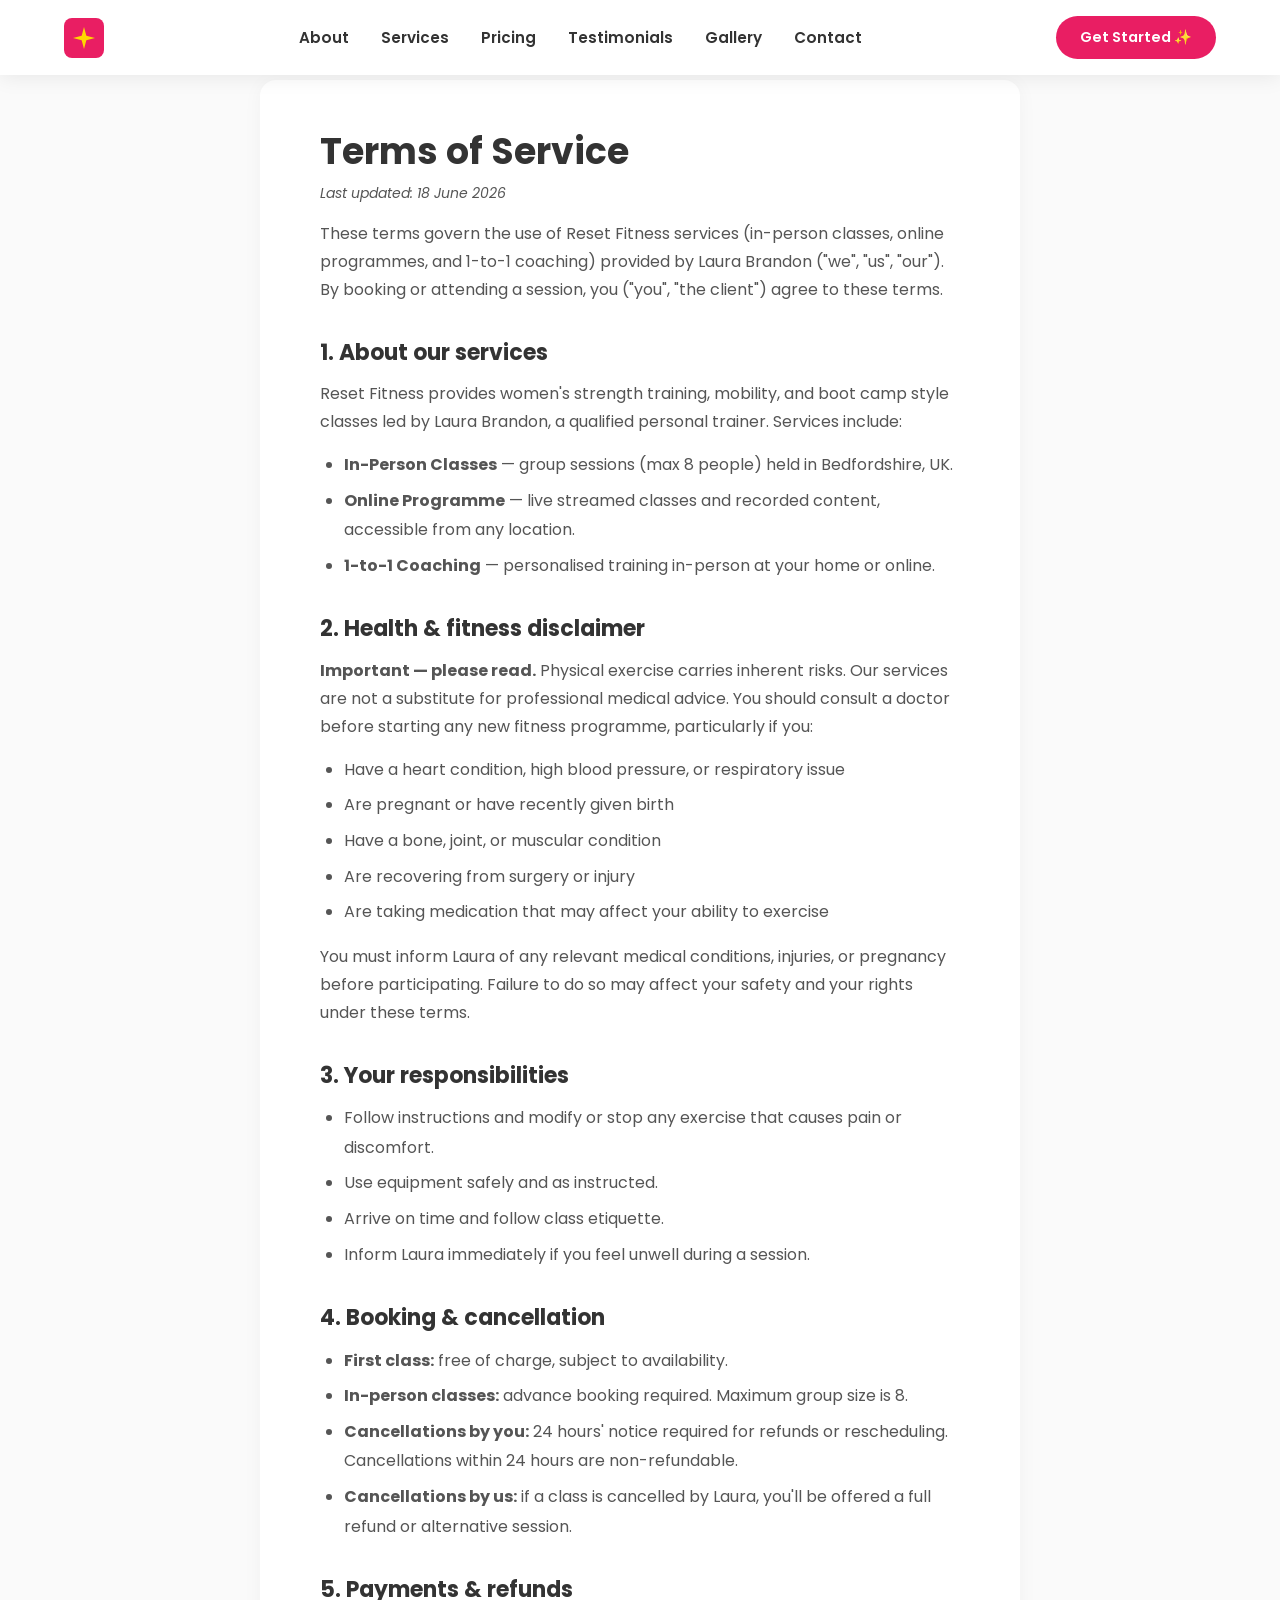
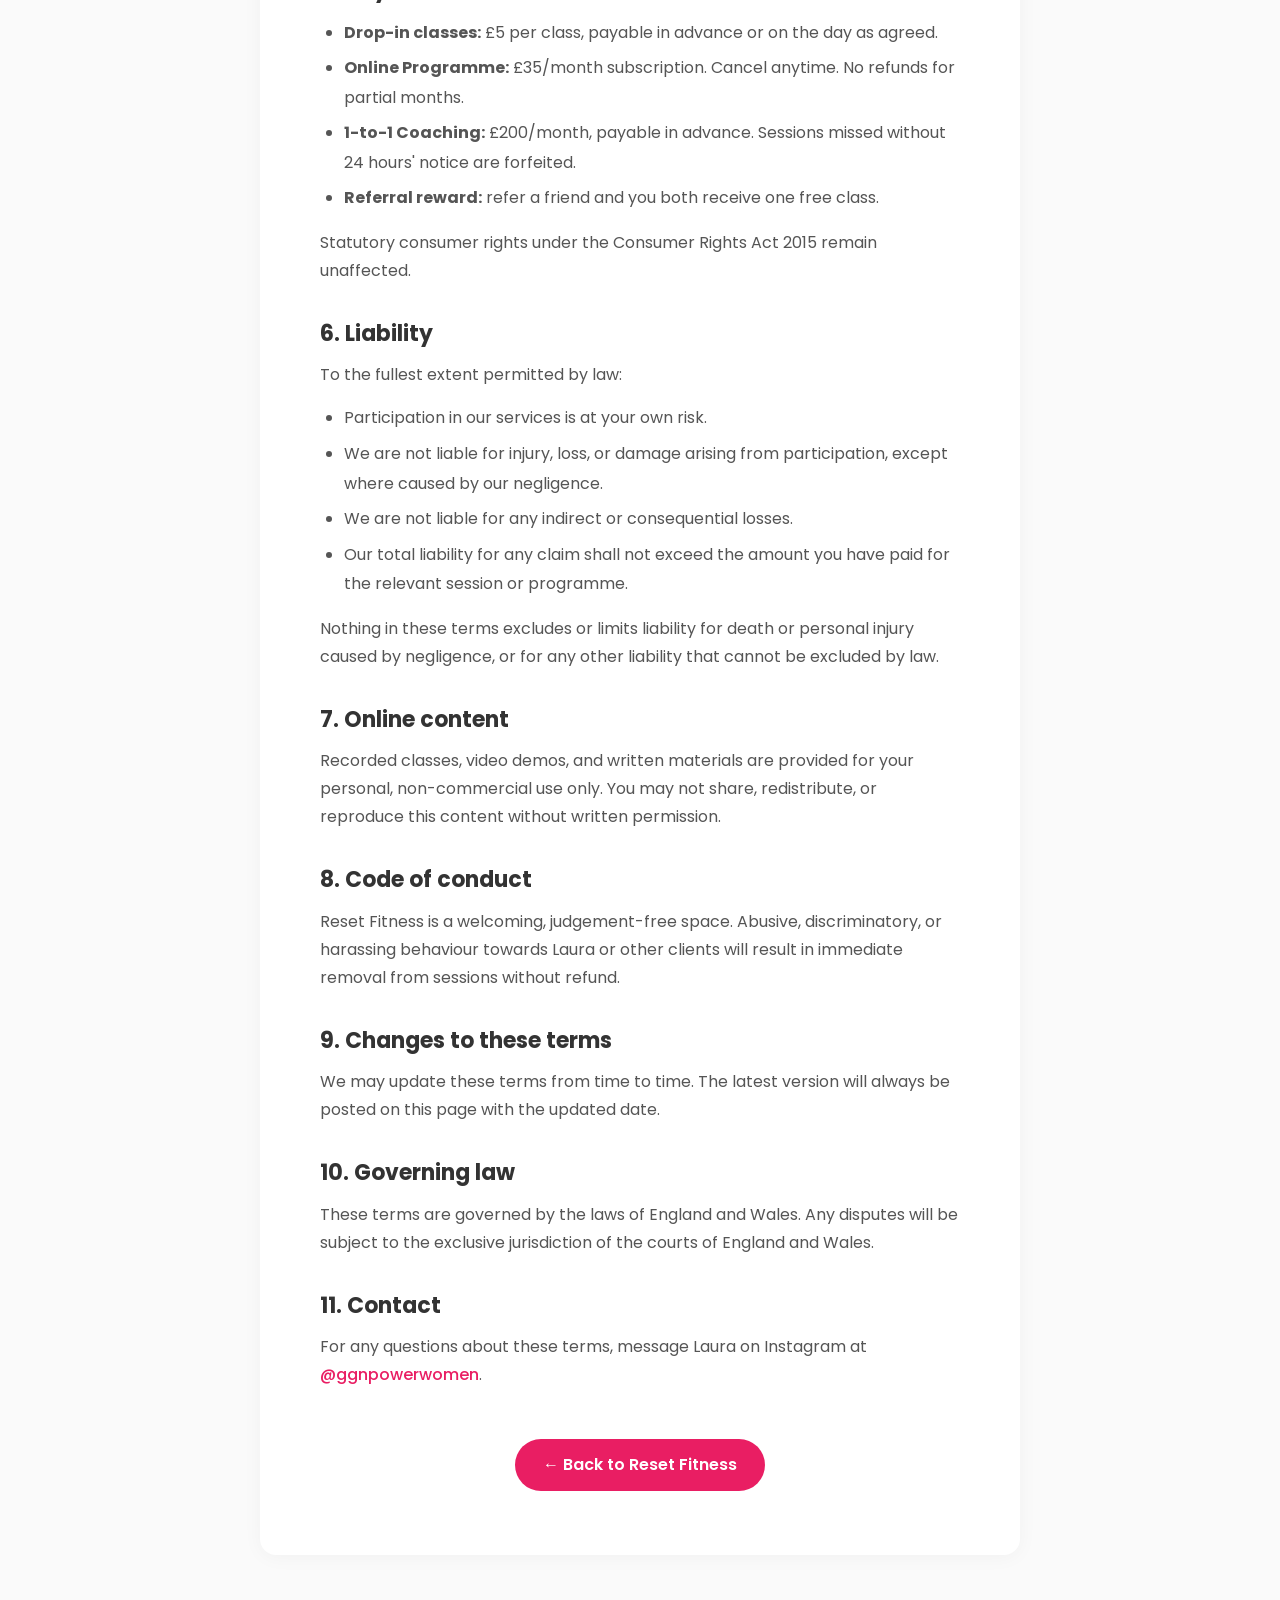
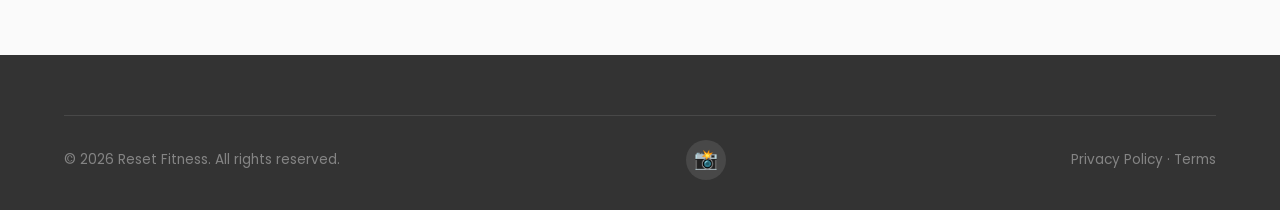
<file: terms.html>
<!DOCTYPE html>
<html lang="en">
<head>
  <meta charset="UTF-8">
  <meta name="viewport" content="width=device-width, initial-scale=1.0">
  <meta name="description" content="Reset Fitness Terms of Service — booking, payments, refunds, and liability.">
  <meta name="theme-color" content="#E91E63">
  <title>Terms of Service — Reset Fitness</title>
  <link rel="icon" type="image/png" href="images/icon-32.png">
  <link rel="apple-touch-icon" href="images/icon-192.png">
  <link rel="stylesheet" href="css/style.css">
</head>
<body>

  <!-- Navigation -->
  <nav class="navbar">
    <div class="container">
      <a href="index.html" class="nav-logo">
        <img src="images/logo.svg" alt="Reset">
      </a>
      <ul class="nav-links">
        <li><a href="index.html#about">About</a></li>
        <li><a href="index.html#services">Services</a></li>
        <li><a href="index.html#pricing">Pricing</a></li>
        <li><a href="index.html#testimonials">Testimonials</a></li>
        <li><a href="index.html#gallery">Gallery</a></li>
        <li><a href="index.html#contact">Contact</a></li>
      </ul>
      <a href="index.html#contact" class="nav-cta">Get Started ✨</a>
    </div>
  </nav>

  <!-- Legal Content -->
  <section class="legal-section">
    <div class="container legal-content">
      <h1>Terms of Service</h1>
      <p class="legal-updated">Last updated: 18 June 2026</p>

      <p>These terms govern the use of Reset Fitness services (in-person classes, online programmes, and 1-to-1 coaching) provided by Laura Brandon ("we", "us", "our"). By booking or attending a session, you ("you", "the client") agree to these terms.</p>

      <h2>1. About our services</h2>
      <p>Reset Fitness provides women's strength training, mobility, and boot camp style classes led by Laura Brandon, a qualified personal trainer. Services include:</p>
      <ul>
        <li><strong>In-Person Classes</strong> — group sessions (max 8 people) held in Bedfordshire, UK.</li>
        <li><strong>Online Programme</strong> — live streamed classes and recorded content, accessible from any location.</li>
        <li><strong>1-to-1 Coaching</strong> — personalised training in-person at your home or online.</li>
      </ul>

      <h2>2. Health &amp; fitness disclaimer</h2>
      <p><strong>Important — please read.</strong> Physical exercise carries inherent risks. Our services are not a substitute for professional medical advice. You should consult a doctor before starting any new fitness programme, particularly if you:</p>
      <ul>
        <li>Have a heart condition, high blood pressure, or respiratory issue</li>
        <li>Are pregnant or have recently given birth</li>
        <li>Have a bone, joint, or muscular condition</li>
        <li>Are recovering from surgery or injury</li>
        <li>Are taking medication that may affect your ability to exercise</li>
      </ul>
      <p>You must inform Laura of any relevant medical conditions, injuries, or pregnancy before participating. Failure to do so may affect your safety and your rights under these terms.</p>

      <h2>3. Your responsibilities</h2>
      <ul>
        <li>Follow instructions and modify or stop any exercise that causes pain or discomfort.</li>
        <li>Use equipment safely and as instructed.</li>
        <li>Arrive on time and follow class etiquette.</li>
        <li>Inform Laura immediately if you feel unwell during a session.</li>
      </ul>

      <h2>4. Booking &amp; cancellation</h2>
      <ul>
        <li><strong>First class:</strong> free of charge, subject to availability.</li>
        <li><strong>In-person classes:</strong> advance booking required. Maximum group size is 8.</li>
        <li><strong>Cancellations by you:</strong> 24 hours' notice required for refunds or rescheduling. Cancellations within 24 hours are non-refundable.</li>
        <li><strong>Cancellations by us:</strong> if a class is cancelled by Laura, you'll be offered a full refund or alternative session.</li>
      </ul>

      <h2>5. Payments &amp; refunds</h2>
      <ul>
        <li><strong>Drop-in classes:</strong> £5 per class, payable in advance or on the day as agreed.</li>
        <li><strong>Online Programme:</strong> £35/month subscription. Cancel anytime. No refunds for partial months.</li>
        <li><strong>1-to-1 Coaching:</strong> £200/month, payable in advance. Sessions missed without 24 hours' notice are forfeited.</li>
        <li><strong>Referral reward:</strong> refer a friend and you both receive one free class.</li>
      </ul>
      <p>Statutory consumer rights under the Consumer Rights Act 2015 remain unaffected.</p>

      <h2>6. Liability</h2>
      <p>To the fullest extent permitted by law:</p>
      <ul>
        <li>Participation in our services is at your own risk.</li>
        <li>We are not liable for injury, loss, or damage arising from participation, except where caused by our negligence.</li>
        <li>We are not liable for any indirect or consequential losses.</li>
        <li>Our total liability for any claim shall not exceed the amount you have paid for the relevant session or programme.</li>
      </ul>
      <p>Nothing in these terms excludes or limits liability for death or personal injury caused by negligence, or for any other liability that cannot be excluded by law.</p>

      <h2>7. Online content</h2>
      <p>Recorded classes, video demos, and written materials are provided for your personal, non-commercial use only. You may not share, redistribute, or reproduce this content without written permission.</p>

      <h2>8. Code of conduct</h2>
      <p>Reset Fitness is a welcoming, judgement-free space. Abusive, discriminatory, or harassing behaviour towards Laura or other clients will result in immediate removal from sessions without refund.</p>

      <h2>9. Changes to these terms</h2>
      <p>We may update these terms from time to time. The latest version will always be posted on this page with the updated date.</p>

      <h2>10. Governing law</h2>
      <p>These terms are governed by the laws of England and Wales. Any disputes will be subject to the exclusive jurisdiction of the courts of England and Wales.</p>

      <h2>11. Contact</h2>
      <p>For any questions about these terms, message Laura on Instagram at <a href="https://instagram.com/ggnpowerwomen" target="_blank" rel="noopener">@ggnpowerwomen</a>.</p>

      <p class="legal-back"><a href="index.html">← Back to Reset Fitness</a></p>
    </div>
  </section>

  <!-- Footer -->
  <footer class="footer">
    <div class="container">
      <div class="footer-bottom">
        <p>&copy; 2026 Reset Fitness. All rights reserved.</p>
        <div class="social-links">
          <a href="https://instagram.com/ggnpowerwomen" target="_blank" rel="noopener" title="Instagram">📸</a>
        </div>
        <p><a href="privacy.html">Privacy Policy</a> · <a href="terms.html">Terms</a></p>
      </div>
    </div>
  </footer>

</body>
</html>
</file>
<file: css/style.css>
/* Reset — Main Stylesheet */
/* Brand Colours: Pink #E91E63, Soft Pink #F8BBD0, White #FFFFFF, Charcoal #333333, Gold #FFD700 */

@import url('https://fonts.googleapis.com/css2?family=Poppins:wght@400;600;700;800&family=Pacifico&display=swap');

:root {
  --pink: #E91E63;
  --pink-dark: #C2185B;
  --pink-light: #F8BBD0;
  --white: #FFFFFF;
  --charcoal: #333333;
  --gold: #FFD700;
  --grey: #F5F5F5;
  --font-heading: 'Poppins', sans-serif;
  --font-body: 'Poppins', sans-serif;
  --font-accent: 'Pacifico', cursive;
}

* {
  margin: 0;
  padding: 0;
  box-sizing: border-box;
}

html {
  scroll-behavior: smooth;
}

body {
  font-family: var(--font-body);
  color: var(--charcoal);
  background: var(--white);
  line-height: 1.6;
  font-size: 16px;
}

h1, h2, h3, h4, h5, h6 {
  font-family: var(--font-heading);
  font-weight: 700;
  line-height: 1.2;
}

a {
  color: var(--pink);
  text-decoration: none;
  transition: color 0.3s ease;
}

a:hover {
  color: var(--pink-dark);
}

img {
  max-width: 100%;
  height: auto;
}

.container {
  max-width: 1200px;
  margin: 0 auto;
  padding: 0 24px;
}

/* Navigation */
.navbar {
  position: fixed;
  top: 0;
  left: 0;
  right: 0;
  background: var(--white);
  z-index: 1000;
  padding: 16px 0;
  box-shadow: 0 2px 20px rgba(0,0,0,0.08);
  transition: all 0.3s ease;
}

.navbar .container {
  display: flex;
  justify-content: space-between;
  align-items: center;
}

.nav-logo {
  display: flex;
  align-items: center;
  gap: 10px;
}

.nav-logo img {
  height: 40px;
}

.nav-logo span {
  font-family: var(--font-heading);
  font-weight: 800;
  font-size: 1.5rem;
  color: var(--pink);
  letter-spacing: 2px;
}

.nav-links {
  display: flex;
  gap: 32px;
  list-style: none;
}

.nav-links a {
  font-weight: 600;
  font-size: 0.95rem;
  color: var(--charcoal);
  transition: color 0.3s ease;
}

.nav-links a:hover {
  color: var(--pink);
}

.nav-cta {
  background: var(--pink);
  color: var(--white) !important;
  padding: 10px 24px;
  border-radius: 50px;
  font-weight: 600;
  font-size: 0.9rem;
  transition: all 0.3s ease;
}

.nav-cta:hover {
  background: var(--pink-dark);
  color: var(--white) !important;
  transform: translateY(-1px);
}

/* Hero Section */
.hero {
  padding: 160px 0 100px;
  background: linear-gradient(135deg, var(--white) 0%, var(--pink-light) 100%);
  text-align: center;
  position: relative;
  overflow: hidden;
}

@keyframes float {
  0%, 100% { transform: translateY(0px); }
  50% { transform: translateY(-20px); }
}

.hero h1 {
  font-size: 3.5rem;
  font-weight: 800;
  color: var(--charcoal);
  margin-bottom: 24px;
  max-width: 800px;
  margin-left: auto;
  margin-right: auto;
}

.hero h1 span {
  color: var(--pink);
}

.hero p {
  font-size: 1.25rem;
  color: #666;
  max-width: 600px;
  margin: 0 auto 40px;
}

.hero-buttons {
  display: flex;
  gap: 16px;
  justify-content: center;
  flex-wrap: wrap;
}

/* Buttons */
.btn {
  display: inline-block;
  padding: 16px 36px;
  border-radius: 50px;
  font-weight: 700;
  font-size: 1rem;
  cursor: pointer;
  transition: all 0.3s ease;
  border: none;
  font-family: var(--font-heading);
}

.btn-primary {
  background: var(--pink);
  color: var(--white);
  box-shadow: 0 4px 20px rgba(233, 30, 99, 0.3);
}

.btn-primary:hover {
  background: var(--pink-dark);
  color: var(--white);
  transform: translateY(-2px);
  box-shadow: 0 6px 30px rgba(233, 30, 99, 0.4);
}

.btn-secondary {
  background: var(--white);
  color: var(--pink);
  border: 2px solid var(--pink);
}

.btn-secondary:hover {
  background: var(--pink);
  color: var(--white);
  transform: translateY(-2px);
}

.btn-gold {
  background: var(--gold);
  color: var(--charcoal);
  box-shadow: 0 4px 20px rgba(255, 215, 0, 0.3);
}

.btn-gold:hover {
  background: #e6c200;
  color: var(--charcoal);
  transform: translateY(-2px);
}

/* Section Styles */
section {
  padding: 100px 0;
}

.section-header {
  text-align: center;
  margin-bottom: 60px;
}

.section-header h2 {
  font-size: 2.5rem;
  color: var(--charcoal);
  margin-bottom: 16px;
}

.section-header p {
  font-size: 1.15rem;
  color: #666;
  max-width: 600px;
  margin: 0 auto;
}

.section-header .accent {
  font-family: var(--font-accent);
  color: var(--pink);
  font-size: 1.8rem;
}

/* About Section */
.about {
  background: var(--white);
}

.about-grid {
  display: grid;
  grid-template-columns: 1fr 1fr;
  gap: 60px;
  align-items: center;
}

.about-image {
  position: relative;
}

.about-content h2 {
  font-size: 2.5rem;
  margin-bottom: 24px;
  color: var(--charcoal);
}

.about-content h2 span {
  color: var(--pink);
}

.about-content p {
  font-size: 1.05rem;
  color: #555;
  margin-bottom: 20px;
  line-height: 1.8;
}

.about-values {
  display: grid;
  grid-template-columns: 1fr 1fr;
  gap: 20px;
  margin-top: 32px;
}

.value-item {
  display: flex;
  align-items: center;
  gap: 12px;
  font-weight: 600;
  color: var(--charcoal);
}

.value-icon {
  width: 40px;
  height: 40px;
  background: var(--pink-light);
  border-radius: 50%;
  display: flex;
  align-items: center;
  justify-content: center;
  font-size: 1.2rem;
  flex-shrink: 0;
}

/* Services Section */
.services {
  background: var(--grey);
}

.services-grid {
  display: grid;
  grid-template-columns: repeat(3, 1fr);
  gap: 32px;
}

.service-card {
  background: var(--white);
  border-radius: 20px;
  padding: 40px 32px;
  text-align: center;
  transition: all 0.3s ease;
  box-shadow: 0 4px 20px rgba(0,0,0,0.06);
  position: relative;
  overflow: hidden;
}

.service-card::before {
  content: '';
  position: absolute;
  top: 0;
  left: 0;
  right: 0;
  height: 4px;
  background: var(--pink);
  transform: scaleX(0);
  transition: transform 0.3s ease;
}

.service-card:hover {
  transform: translateY(-8px);
  box-shadow: 0 12px 40px rgba(0,0,0,0.12);
}

.service-card:hover::before {
  transform: scaleX(1);
}

.service-icon {
  font-size: 3rem;
  margin-bottom: 20px;
}

.service-card h3 {
  font-size: 1.4rem;
  margin-bottom: 12px;
  color: var(--charcoal);
}

.service-card p {
  color: #666;
  font-size: 0.95rem;
  line-height: 1.7;
  margin-bottom: 24px;
}

.service-card .btn {
  padding: 12px 28px;
  font-size: 0.9rem;
}

/* Pricing Section */
.pricing {
  background: var(--white);
}

.pricing-grid {
  display: grid;
  grid-template-columns: repeat(3, 1fr);
  gap: 32px;
  align-items: start;
}

.pricing-card {
  background: var(--white);
  border: 2px solid var(--grey);
  border-radius: 20px;
  padding: 40px 32px;
  text-align: center;
  transition: all 0.3s ease;
  position: relative;
}

.pricing-card.featured {
  border-color: var(--pink);
  transform: scale(1.05);
  box-shadow: 0 12px 40px rgba(233, 30, 99, 0.15);
}

.pricing-card.featured::before {
  content: 'Most Popular';
  position: absolute;
  top: -14px;
  left: 50%;
  transform: translateX(-50%);
  background: var(--pink);
  color: var(--white);
  padding: 4px 20px;
  border-radius: 50px;
  font-size: 0.8rem;
  font-weight: 700;
}

.pricing-card:hover {
  border-color: var(--pink);
  transform: translateY(-4px);
  box-shadow: 0 8px 30px rgba(0,0,0,0.1);
}

.pricing-card.featured:hover {
  transform: scale(1.05) translateY(-4px);
}

.pricing-card h3 {
  font-size: 1.3rem;
  color: var(--charcoal);
  margin-bottom: 8px;
}

.pricing-card .price {
  font-size: 3rem;
  font-weight: 800;
  color: var(--pink);
  margin: 16px 0;
}

.pricing-card .price span {
  font-size: 1rem;
  font-weight: 400;
  color: #999;
}

.pricing-card .price-note {
  font-size: 0.85rem;
  color: #999;
  margin-bottom: 24px;
}

.pricing-features {
  list-style: none;
  text-align: left;
  margin-bottom: 32px;
}

.pricing-features li {
  padding: 8px 0;
  color: #555;
  font-size: 0.95rem;
  display: flex;
  align-items: center;
  gap: 10px;
}

.pricing-features li::before {
  content: '✓';
  color: var(--pink);
  font-weight: 700;
  flex-shrink: 0;
}

/* Testimonials */
.testimonials {
  background: linear-gradient(135deg, var(--charcoal) 0%, #1a1a2e 100%);
  color: var(--white);
}

.testimonials .section-header h2 {
  color: var(--white);
}

.testimonials .section-header p {
  color: rgba(255,255,255,0.7);
}

.testimonial-grid {
  display: grid;
  grid-template-columns: repeat(3, 1fr);
  gap: 32px;
}

.testimonial-card {
  background: rgba(255,255,255,0.08);
  border-radius: 20px;
  padding: 32px;
  backdrop-filter: blur(10px);
  border: 1px solid rgba(255,255,255,0.1);
}

.testimonial-card .stars {
  color: var(--gold);
  font-size: 1.2rem;
  margin-bottom: 16px;
}

.testimonial-card p {
  font-size: 1rem;
  line-height: 1.7;
  color: rgba(255,255,255,0.85);
  margin-bottom: 20px;
  font-style: italic;
}

.testimonial-card .author {
  font-weight: 700;
  color: var(--white);
}

.testimonial-card .author span {
  font-weight: 400;
  color: rgba(255,255,255,0.5);
  font-size: 0.9rem;
}

/* CTA Section */
.cta-section {
  background: linear-gradient(135deg, var(--pink) 0%, var(--pink-dark) 100%);
  text-align: center;
  color: var(--white);
  padding: 100px 0;
}

.cta-section h2 {
  font-size: 2.5rem;
  margin-bottom: 16px;
}

.cta-section p {
  font-size: 1.2rem;
  opacity: 0.9;
  margin-bottom: 40px;
  max-width: 600px;
  margin-left: auto;
  margin-right: auto;
}

.cta-section .btn-primary {
  background: var(--white);
  color: var(--pink);
  box-shadow: 0 4px 20px rgba(0,0,0,0.2);
}

.cta-section .btn-primary:hover {
  background: var(--gold);
  color: var(--charcoal);
}

/* Contact Section */
.contact {
  background: var(--grey);
}

.contact-grid {
  display: grid;
  grid-template-columns: 1fr 1fr;
  gap: 60px;
  align-items: start;
}

.contact-info h2 {
  font-size: 2rem;
  margin-bottom: 16px;
  color: var(--charcoal);
}

.contact-info p {
  color: #666;
  margin-bottom: 32px;
  line-height: 1.8;
}

.contact-details {
  list-style: none;
}

.contact-details li {
  display: flex;
  align-items: center;
  gap: 16px;
  padding: 12px 0;
  color: #555;
  font-size: 1rem;
}

.contact-details li .icon {
  font-size: 1.5rem;
  width: 40px;
  text-align: center;
}

.contact-form {
  background: var(--white);
  border-radius: 20px;
  padding: 40px;
  box-shadow: 0 4px 20px rgba(0,0,0,0.06);
}

.form-group {
  margin-bottom: 20px;
}

.form-group label {
  display: block;
  font-weight: 600;
  margin-bottom: 6px;
  color: var(--charcoal);
  font-size: 0.9rem;
}

.form-group input,
.form-group select,
.form-group textarea {
  width: 100%;
  padding: 14px 18px;
  border: 2px solid var(--grey);
  border-radius: 12px;
  font-family: var(--font-body);
  font-size: 1rem;
  color: var(--charcoal);
  transition: border-color 0.3s ease;
  background: var(--white);
}

.form-group input:focus,
.form-group select:focus,
.form-group textarea:focus {
  outline: none;
  border-color: var(--pink);
}

.form-group textarea {
  min-height: 120px;
  resize: vertical;
}

.form-group select {
  cursor: pointer;
}

/* Footer */
.footer {
  background: var(--charcoal);
  color: var(--white);
  padding: 60px 0 30px;
}

.footer-grid {
  display: grid;
  grid-template-columns: 2fr 1fr 1fr 1fr;
  gap: 40px;
  margin-bottom: 40px;
}

.footer-brand p {
  color: rgba(255,255,255,0.6);
  font-size: 0.9rem;
  line-height: 1.7;
}

.footer h4 {
  font-size: 1rem;
  margin-bottom: 16px;
  color: var(--white);
}

.footer ul {
  list-style: none;
}

.footer ul li {
  margin-bottom: 8px;
}

.footer ul li a {
  color: rgba(255,255,255,0.6);
  font-size: 0.9rem;
  transition: color 0.3s ease;
}

.footer ul li a:hover {
  color: var(--pink);
}

.footer-bottom {
  border-top: 1px solid rgba(255,255,255,0.1);
  padding-top: 24px;
  display: flex;
  justify-content: space-between;
  align-items: center;
  color: rgba(255,255,255,0.4);
  font-size: 0.85rem;
}

.social-links {
  display: flex;
  gap: 16px;
}

.social-links a {
  width: 40px;
  height: 40px;
  background: rgba(255,255,255,0.1);
  border-radius: 50%;
  display: flex;
  align-items: center;
  justify-content: center;
  font-size: 1.2rem;
  transition: all 0.3s ease;
}

.social-links a:hover {
  background: var(--pink);
  transform: translateY(-2px);
}

/* Responsive */
@media (max-width: 1024px) {
  .services-grid,
  .pricing-grid,
  .testimonial-grid {
    grid-template-columns: repeat(2, 1fr);
  }
  
  .footer-grid {
    grid-template-columns: 1fr 1fr;
  }
}

@media (max-width: 768px) {
  .nav-links {
    display: none;
  }
  
  .hero h1 {
    font-size: 2.2rem;
  }
  
  .hero p {
    font-size: 1.05rem;
  }
  
  .about-grid,
  .contact-grid {
    grid-template-columns: 1fr;
  }
  
  .services-grid,
  .pricing-grid,
  .testimonial-grid {
    grid-template-columns: 1fr;
  }
  
  .pricing-card.featured {
    transform: none;
  }
  
  .pricing-card.featured:hover {
    transform: translateY(-4px);
  }
  
  .section-header h2 {
    font-size: 2rem;
  }
  
  .footer-grid {
    grid-template-columns: 1fr;
  }
  
  .footer-bottom {
    flex-direction: column;
    gap: 16px;
    text-align: center;
  }
}

/* Sparkle animation */
.sparkle {
  display: inline-block;
  animation: sparkle 2s ease-in-out infinite;
}

@keyframes sparkle {
  0%, 100% { opacity: 1; transform: scale(1); }
  50% { opacity: 0.5; transform: scale(1.2); }
}

/* ===== IMAGE STYLES ===== */

/* Hero Logo */
.hero-logo {
  margin-bottom: 32px;
}

.hero-logo img {
  max-width: 280px;
  height: auto;
  filter: drop-shadow(0 4px 20px rgba(233, 30, 99, 0.15));
}

/* About Image */
.about-img {
  width: 100%;
  height: auto;
  border-radius: 20px;
  box-shadow: 0 8px 40px rgba(233, 30, 99, 0.12);
  object-fit: cover;
}

/* Service Icon Images */
.service-icon-wrap {
  width: 80px;
  height: 80px;
  margin: 0 auto 20px;
  display: flex;
  align-items: center;
  justify-content: center;
}

.service-icon-img {
  width: 64px;
  height: 64px;
  object-fit: contain;
  filter: drop-shadow(0 2px 8px rgba(233, 30, 99, 0.1));
}

/* Testimonial Avatars */
.testimonial-avatar {
  width: 64px;
  height: 64px;
  border-radius: 50%;
  overflow: hidden;
  margin-bottom: 16px;
  border: 3px solid var(--pink);
  background: var(--pink-light);
}

.testimonial-avatar img {
  width: 100%;
  height: 100%;
  object-fit: cover;
}

/* CTA Logo */
.cta-logo {
  margin-bottom: 24px;
}

.cta-logo img {
  max-width: 180px;
  height: auto;
  opacity: 0.9;
}

/* Footer Logo */
.footer-logo {
  max-width: 160px;
  height: auto;
  margin-bottom: 16px;
  display: block;
}

/* Responsive image adjustments */
@media (max-width: 768px) {
  .hero-logo img {
    max-width: 200px;
  }

  .service-icon-wrap {
    width: 64px;
    height: 64px;
  }

  .service-icon-img {
    width: 48px;
    height: 48px;
  }

  .cta-logo img {
    max-width: 140px;
  }

  .footer-logo {
    max-width: 130px;
  }
}

/* ===== PRICING EXTRAS ===== */
.pricing-extras {
  text-align: center;
  margin-top: 40px;
  padding: 24px;
  background: var(--white);
  border-radius: 16px;
  border: 2px solid var(--grey);
}

.pricing-extras p {
  color: #666;
  font-size: 0.95rem;
  margin-bottom: 8px;
}

.pricing-extras p:last-child {
  margin-bottom: 0;
}

.pricing-extras strong {
  color: var(--charcoal);
}

/* ===== FEATURED TESTIMONIAL ===== */
.featured-testimonial {
  border: 2px solid var(--pink) !important;
  position: relative;
}

.featured-testimonial::before {
  content: "Laura's Story";
  position: absolute;
  top: -12px;
  left: 20px;
  background: var(--pink);
  color: var(--white);
  padding: 2px 12px;
  border-radius: 50px;
  font-size: 0.75rem;
  font-weight: 700;
  text-transform: uppercase;
  letter-spacing: 1px;
}

.transformation-badge {
  display: inline-block;
  margin-top: 12px;
  background: linear-gradient(135deg, var(--pink) 0%, var(--pink-dark) 100%);
  color: var(--white);
  padding: 4px 14px;
  border-radius: 50px;
  font-size: 0.8rem;
  font-weight: 700;
}

/* ===== COMING SOON TESTIMONIAL ===== */
.coming-soon {
  background: rgba(255,255,255,0.03) !important;
  border: 2px dashed rgba(255,255,255,0.15) !important;
  display: flex;
  align-items: center;
  justify-content: center;
  min-height: 280px;
}

.coming-soon-content {
  text-align: center;
  padding: 20px;
}

.coming-soon-icon {
  font-size: 2.5rem;
  display: block;
  margin-bottom: 12px;
}

.coming-soon-content h3 {
  color: var(--white);
  font-size: 1.1rem;
  margin-bottom: 8px;
}

.coming-soon-content p {
  color: rgba(255,255,255,0.5);
  font-size: 0.9rem;
  margin-bottom: 16px;
  font-style: normal !important;
}

/* ===== CONTACT AVAILABILITY ===== */
.contact-availability {
  margin-top: 24px;
  padding: 16px;
  background: rgba(233, 30, 99, 0.08);
  border-radius: 12px;
  border-left: 4px solid var(--pink);
}

.contact-availability h4 {
  color: var(--pink);
  font-size: 0.85rem;
  text-transform: uppercase;
  letter-spacing: 1px;
  margin-bottom: 8px;
}

.contact-availability p {
  color: #555;
  font-size: 0.9rem;
  margin-bottom: 4px;
  line-height: 1.5;
}

.contact-availability p:last-child {
  margin-bottom: 0;
  color: #999;
  font-style: italic;
}


/* ===== HERO WITH BACKGROUND IMAGE ===== */
.hero-with-bg {
  position: relative;
  padding: 180px 0 120px;
  background: var(--charcoal);
  overflow: hidden;
}

.hero-bg-image {
  position: absolute;
  top: 0;
  left: 0;
  right: 0;
  bottom: 0;
  background-size: cover;
  background-position: center top;
  background-repeat: no-repeat;
  z-index: 1;
}

.hero-overlay {
  position: absolute;
  top: 0;
  left: 0;
  right: 0;
  bottom: 0;
  background: linear-gradient(135deg, rgba(233, 30, 99, 0.75) 0%, rgba(194, 24, 91, 0.85) 50%, rgba(51, 51, 51, 0.9) 100%);
  z-index: 2;
}

.hero-with-bg .hero-content {
  position: relative;
  z-index: 3;
}

.hero-with-bg h1 {
  color: var(--white);
  text-shadow: 0 2px 20px rgba(0,0,0,0.3);
}

.hero-with-bg h1 span {
  color: var(--gold);
}

.hero-with-bg p {
  color: rgba(255,255,255,0.9);
  text-shadow: 0 1px 10px rgba(0,0,0,0.2);
}

.hero-with-bg .btn-secondary {
  background: rgba(255,255,255,0.15);
  color: var(--white);
  border: 2px solid rgba(255,255,255,0.4);
  backdrop-filter: blur(4px);
}

.hero-with-bg .btn-secondary:hover {
  background: rgba(255,255,255,0.25);
  border-color: var(--white);
}

/* ===== PINK-TINTED IMAGE EFFECTS ===== */

/* About image: warm photo with subtle pink tint */
.about-img-tinted {
  filter: sepia(8%) saturate(1.15) brightness(1.02);
  position: relative;
}

.about-image::after {
  content: '';
  position: absolute;
  top: 0;
  left: 0;
  right: 0;
  bottom: 0;
  background: rgba(233, 30, 99, 0.06);
  border-radius: 20px;
  pointer-events: none;
}

/* Gallery images: warm + slight saturation boost */
.gallery-img-warm {
  filter: saturate(1.1) brightness(1.03);
}

/* ===== GALLERY / INSTAGRAM SECTION ===== */
.gallery {
  background: var(--white);
  padding: 100px 0;
}

.gallery-grid {
  display: grid;
  grid-template-columns: repeat(3, 1fr);
  gap: 24px;
  margin-bottom: 40px;
}

.gallery-item {
  position: relative;
  border-radius: 20px;
  overflow: hidden;
  aspect-ratio: 3/4;
  cursor: pointer;
  box-shadow: 0 4px 20px rgba(0,0,0,0.08);
}

.gallery-img {
  width: 100%;
  height: 100%;
  object-fit: cover;
  transition: transform 0.5s ease, filter 0.5s ease;
}

.gallery-overlay {
  position: absolute;
  top: 0;
  left: 0;
  right: 0;
  bottom: 0;
  background: linear-gradient(180deg, rgba(233, 30, 99, 0) 0%, rgba(233, 30, 99, 0.6) 100%);
  display: flex;
  flex-direction: column;
  align-items: center;
  justify-content: flex-end;
  padding-bottom: 24px;
  opacity: 0;
  transition: opacity 0.3s ease;
}

.gallery-item:hover .gallery-overlay {
  opacity: 1;
}

.gallery-item:hover .gallery-img {
  transform: scale(1.05);
  filter: brightness(0.85) !important;
}

.gallery-icon {
  font-size: 1.8rem;
  margin-bottom: 4px;
}

.gallery-text {
  color: var(--white);
  font-weight: 700;
  font-size: 1.1rem;
  text-shadow: 0 1px 8px rgba(0,0,0,0.3);
}

/* Gallery items: different pink tint levels */
.gallery-item-1 .gallery-img {
  filter: sepia(8%) saturate(1.15) hue-rotate(-3deg);
}

.gallery-item-2 .gallery-img {
  filter: saturate(1.15) brightness(1.05);
}

.gallery-item-3 .gallery-img {
  filter: sepia(6%) saturate(1.1) brightness(1.02);
}

.gallery-cta {
  text-align: center;
}

/* Gallery responsive */
@media (max-width: 768px) {
  .gallery-grid {
    grid-template-columns: 1fr;
    gap: 16px;
  }

  .gallery-item {
    aspect-ratio: 16/9;
  }

  .hero-with-bg {
    padding: 140px 0 80px;
  }

  .hero-bg-image {
    background-position: center center;
  }
}

/* Gallery link in nav */
.nav-links a[href="#gallery"] {
  /* no special styles needed, keeps consistent with other nav links */
}


/* ─── Form status messages ─── */
.form-status {
  display: none;
  padding: 14px 18px;
  border-radius: 12px;
  font-size: 15px;
  font-weight: 500;
  margin-bottom: 16px;
  line-height: 1.5;
}

.form-status.success {
  display: block;
  background: #E8F5E9;
  color: #2E7D32;
  border: 1px solid #A5D6A7;
}

.form-status.error {
  display: block;
  background: #FFEBEE;
  color: #C62828;
  border: 1px solid #EF9A9A;
}

.form-status:empty {
  display: none !important;
}

/* Button loading state */
#contact-submit:disabled {
  opacity: 0.6;
  cursor: wait;
}


/* ─── Legal pages (Privacy, Terms) ─── */
.legal-section {
  padding: 80px 0 100px;
  background: #FAFAFA;
  min-height: 60vh;
}

.legal-content {
  max-width: 760px;
  margin: 0 auto;
  background: #FFFFFF;
  padding: 50px 60px;
  border-radius: 16px;
  box-shadow: 0 2px 20px rgba(0, 0, 0, 0.04);
}

.legal-content h1 {
  font-size: 36px;
  color: #333333;
  margin-bottom: 8px;
  font-family: 'Poppins', sans-serif;
}

.legal-updated {
  color: #999999;
  font-size: 14px;
  margin-bottom: 32px;
  font-style: italic;
}

.legal-content h2 {
  font-size: 22px;
  color: #333333;
  margin-top: 36px;
  margin-bottom: 14px;
  font-family: 'Poppins', sans-serif;
}

.legal-content p {
  color: #555555;
  line-height: 1.75;
  margin-bottom: 14px;
}

.legal-content ul {
  color: #555555;
  line-height: 1.85;
  margin-bottom: 16px;
  padding-left: 24px;
}

.legal-content ul li {
  margin-bottom: 6px;
}

.legal-content a {
  color: #E91E63;
  text-decoration: none;
  font-weight: 500;
}

.legal-content a:hover {
  text-decoration: underline;
}

.legal-back {
  margin-top: 50px !important;
  text-align: center;
}

.legal-back a {
  display: inline-block;
  padding: 12px 28px;
  background: #E91E63;
  color: #FFFFFF !important;
  border-radius: 50px;
  font-weight: 600;
  text-decoration: none !important;
  transition: background 0.2s;
}

.legal-back a:hover {
  background: #C2185B;
}

/* Footer bottom link styling — Privacy/Terms */
.footer-bottom p a {
  color: rgba(255, 255, 255, 0.4);
  text-decoration: none;
  transition: color 0.2s;
}

.footer-bottom p a:hover {
  color: rgba(255, 255, 255, 0.7);
}

@media (max-width: 768px) {
  .legal-content {
    padding: 30px 24px;
  }

  .legal-content h1 {
    font-size: 28px;
  }
}
</file>
